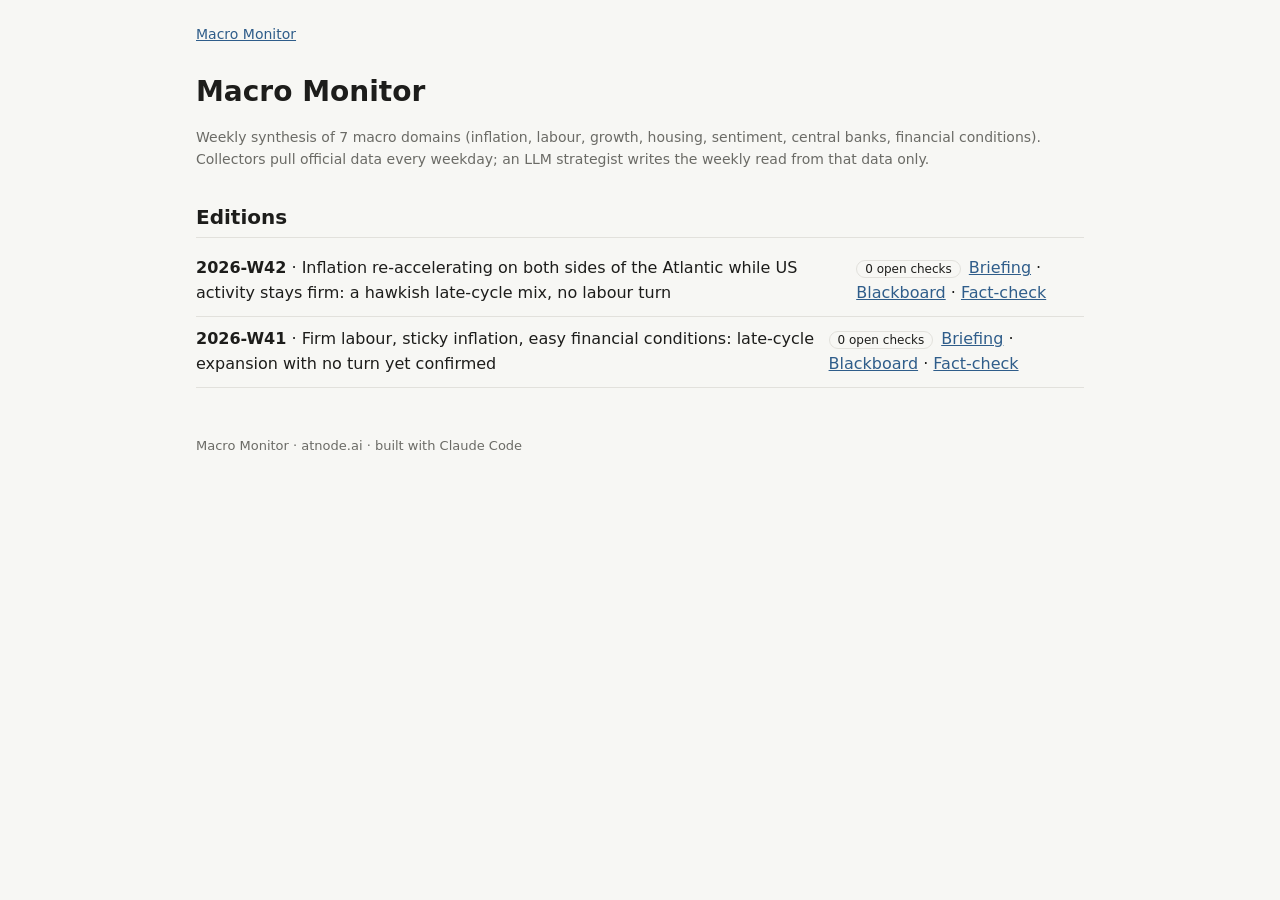
<file: docs/macro-monitor/index.html>
<!doctype html><html lang="en"><head><meta charset="utf-8"><meta name="viewport" content="width=device-width,initial-scale=1">
<title>Macro Monitor</title><link rel="stylesheet" href="style.css"></head><body><main>
<nav><a href="index.html">Macro Monitor</a></nav>
<h1>Macro Monitor</h1>
<p class="muted">Weekly synthesis of 7 macro domains (inflation, labour, growth, housing, sentiment, central banks, financial conditions).
Collectors pull official data every weekday; an LLM strategist writes the weekly read from that data only.</p>
<h2>Editions</h2><div class="row"><div><strong>2026-W42</strong> · Inflation re-accelerating on both sides of the Atlantic while US activity stays firm: a hawkish late-cycle mix, no labour turn</div><div><span class="qa">0 open checks</span><a href="reports/2026-W42.html">Briefing</a> · <a href="blackboard/2026-W42.html">Blackboard</a> · <a href="audit/2026-W42.html">Fact-check</a></div></div><div class="row"><div><strong>2026-W41</strong> · Firm labour, sticky inflation, easy financial conditions: late-cycle expansion with no turn yet confirmed</div><div><span class="qa">0 open checks</span><a href="reports/2026-W41.html">Briefing</a> · <a href="blackboard/2026-W41.html">Blackboard</a> · <a href="audit/2026-W41.html">Fact-check</a></div></div>
<footer>Macro Monitor · atnode.ai · built with Claude Code</footer></main></body></html>
</file>
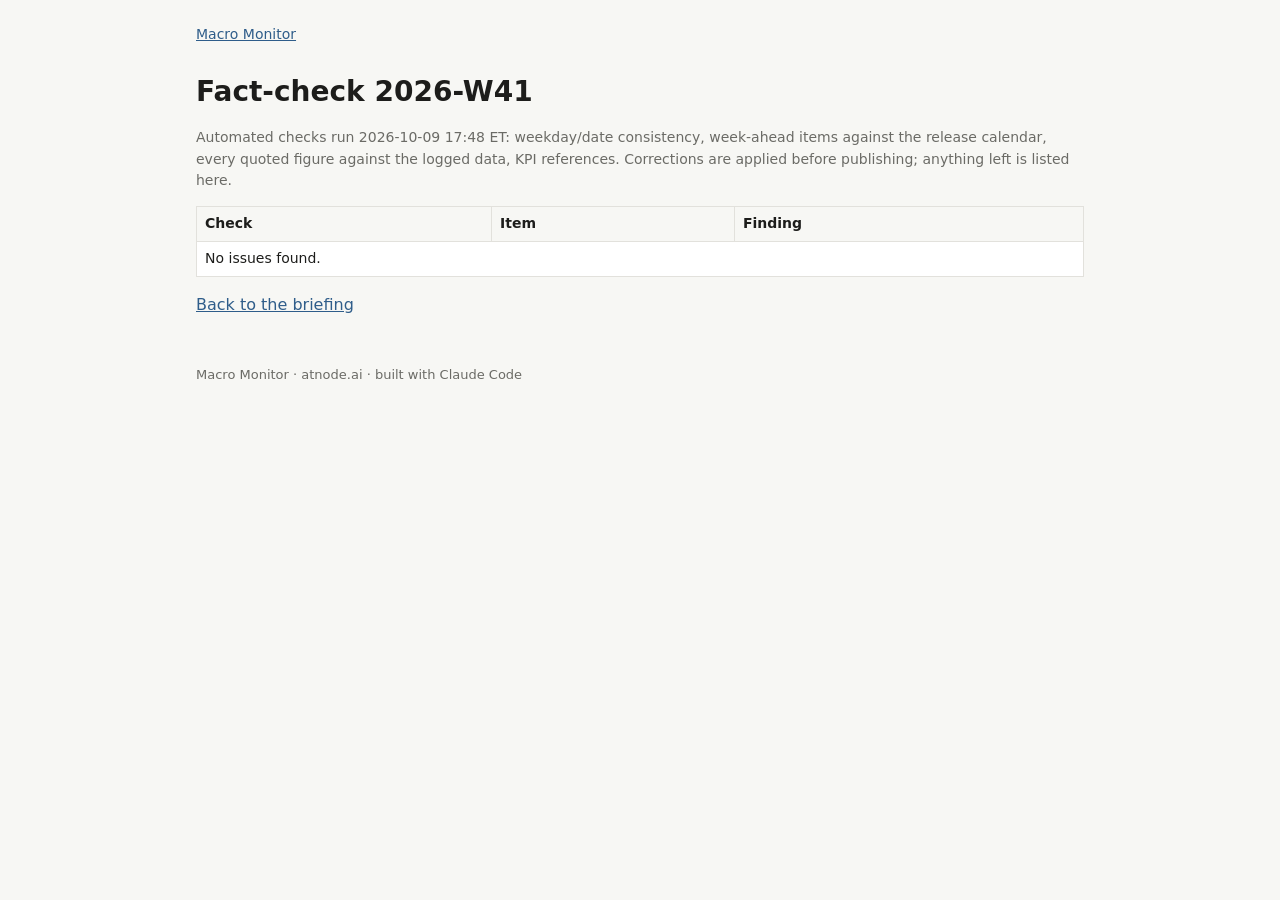
<file: docs/macro-monitor/audit/2026-W41.html>
<!doctype html><html lang="en"><head><meta charset="utf-8"><meta name="viewport" content="width=device-width,initial-scale=1">
<title>Fact-check 2026-W41</title><link rel="stylesheet" href="../style.css"></head><body><main>
<nav><a href="../index.html">Macro Monitor</a></nav>
<h1>Fact-check 2026-W41</h1>
<p class="muted">Automated checks run 2026-10-09 17:48 ET: weekday/date consistency, week-ahead items against the release calendar,
every quoted figure against the logged data, KPI references. Corrections are applied before publishing; anything left is listed here.</p>
<div class="table-wrap"><table><thead><tr><th>Check</th><th>Item</th><th>Finding</th></tr></thead><tbody><tr><td colspan=3>No issues found.</td></tr></tbody></table></div>
<p><a href="../reports/2026-W41.html">Back to the briefing</a></p>
<footer>Macro Monitor · atnode.ai · built with Claude Code</footer></main></body></html>
</file>
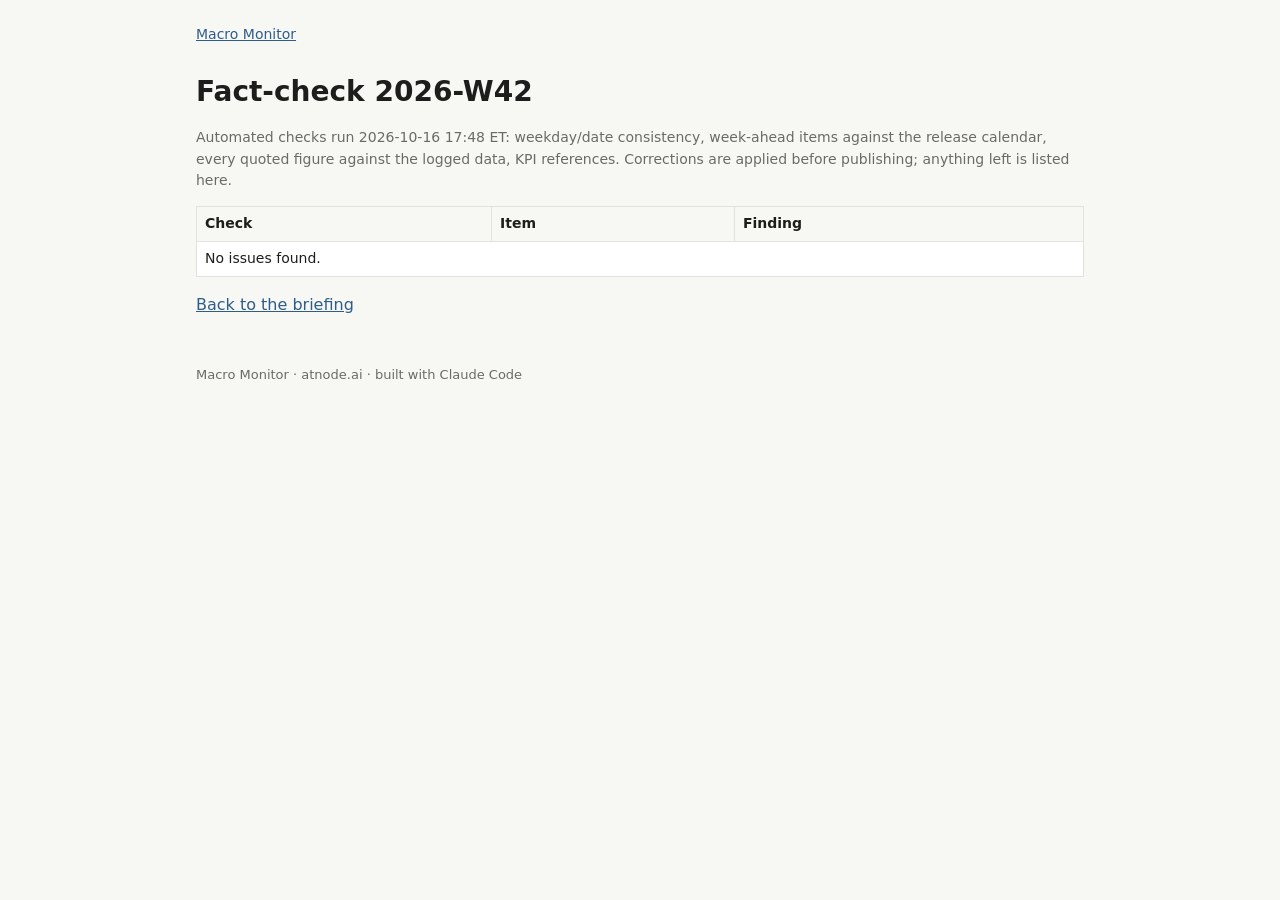
<file: docs/macro-monitor/audit/2026-W42.html>
<!doctype html><html lang="en"><head><meta charset="utf-8"><meta name="viewport" content="width=device-width,initial-scale=1">
<title>Fact-check 2026-W42</title><link rel="stylesheet" href="../style.css"></head><body><main>
<nav><a href="../index.html">Macro Monitor</a></nav>
<h1>Fact-check 2026-W42</h1>
<p class="muted">Automated checks run 2026-10-16 17:48 ET: weekday/date consistency, week-ahead items against the release calendar,
every quoted figure against the logged data, KPI references. Corrections are applied before publishing; anything left is listed here.</p>
<div class="table-wrap"><table><thead><tr><th>Check</th><th>Item</th><th>Finding</th></tr></thead><tbody><tr><td colspan=3>No issues found.</td></tr></tbody></table></div>
<p><a href="../reports/2026-W42.html">Back to the briefing</a></p>
<footer>Macro Monitor · atnode.ai · built with Claude Code</footer></main></body></html>
</file>
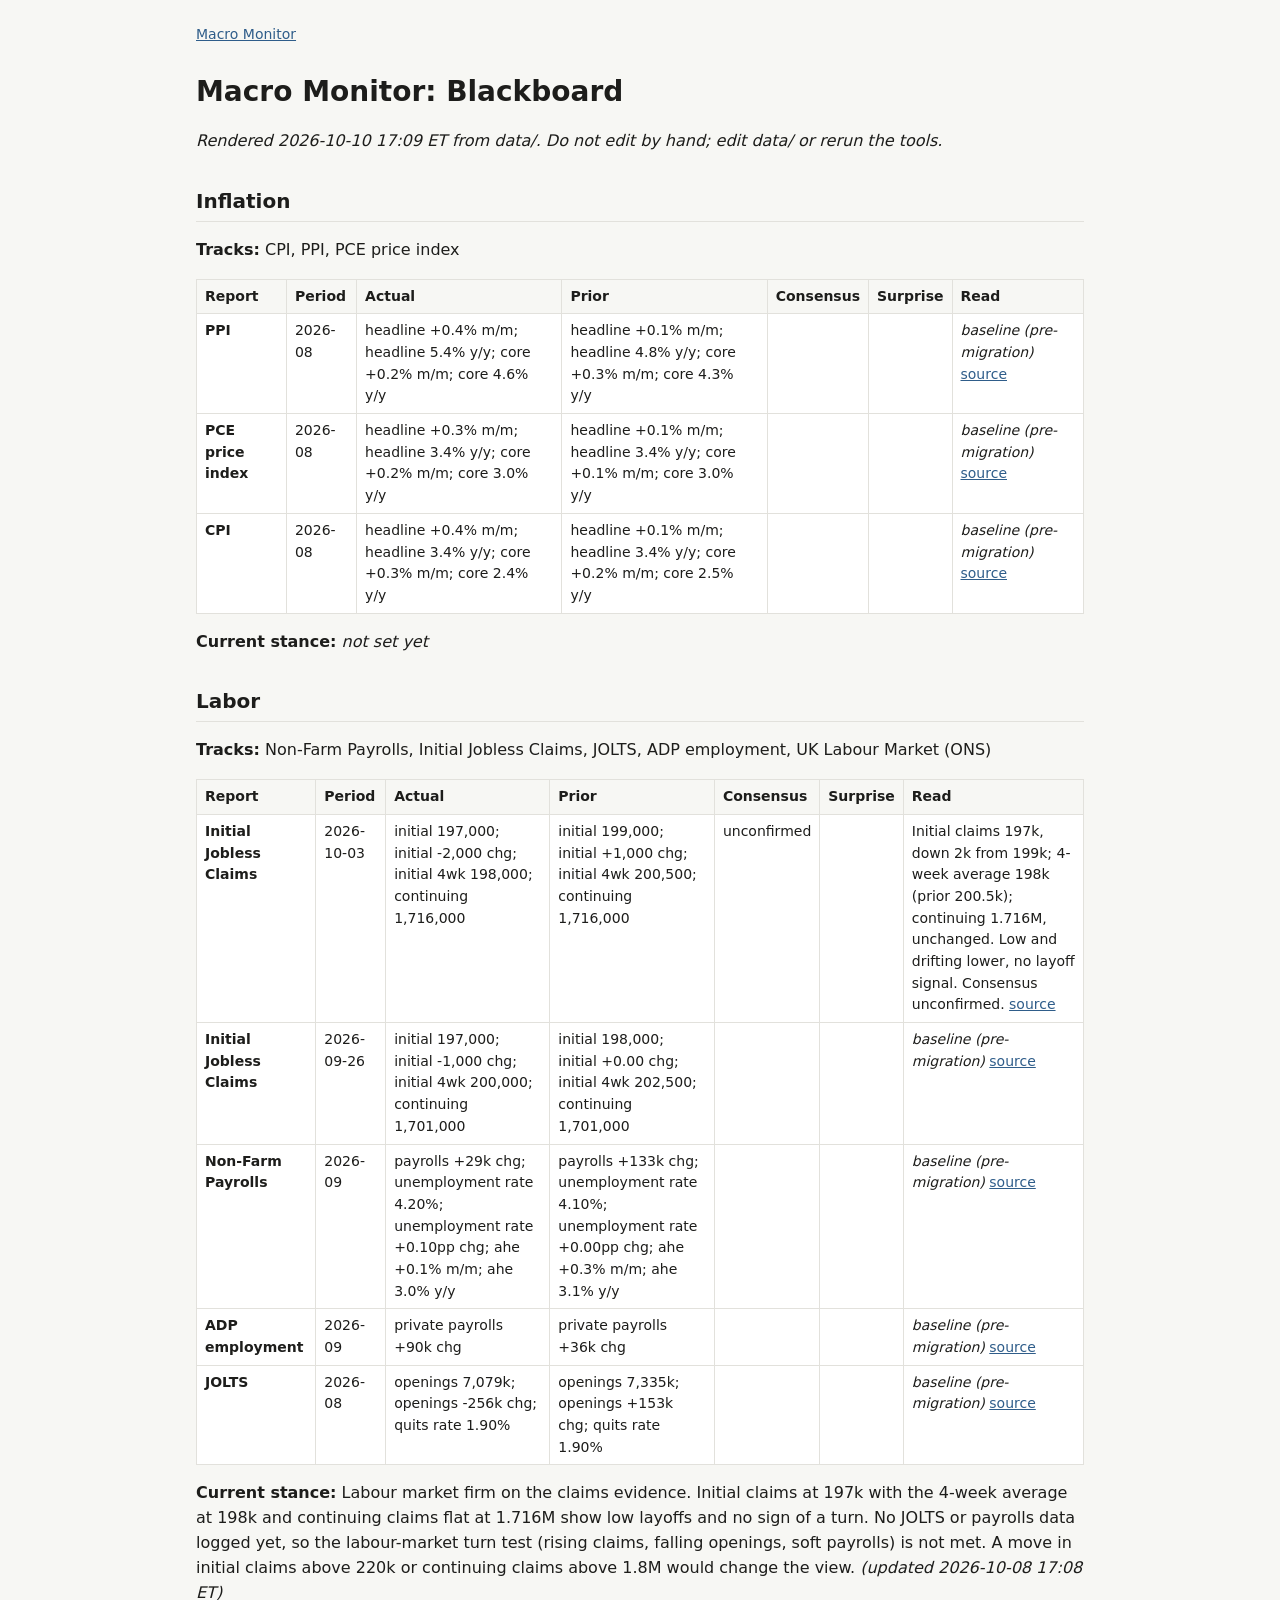
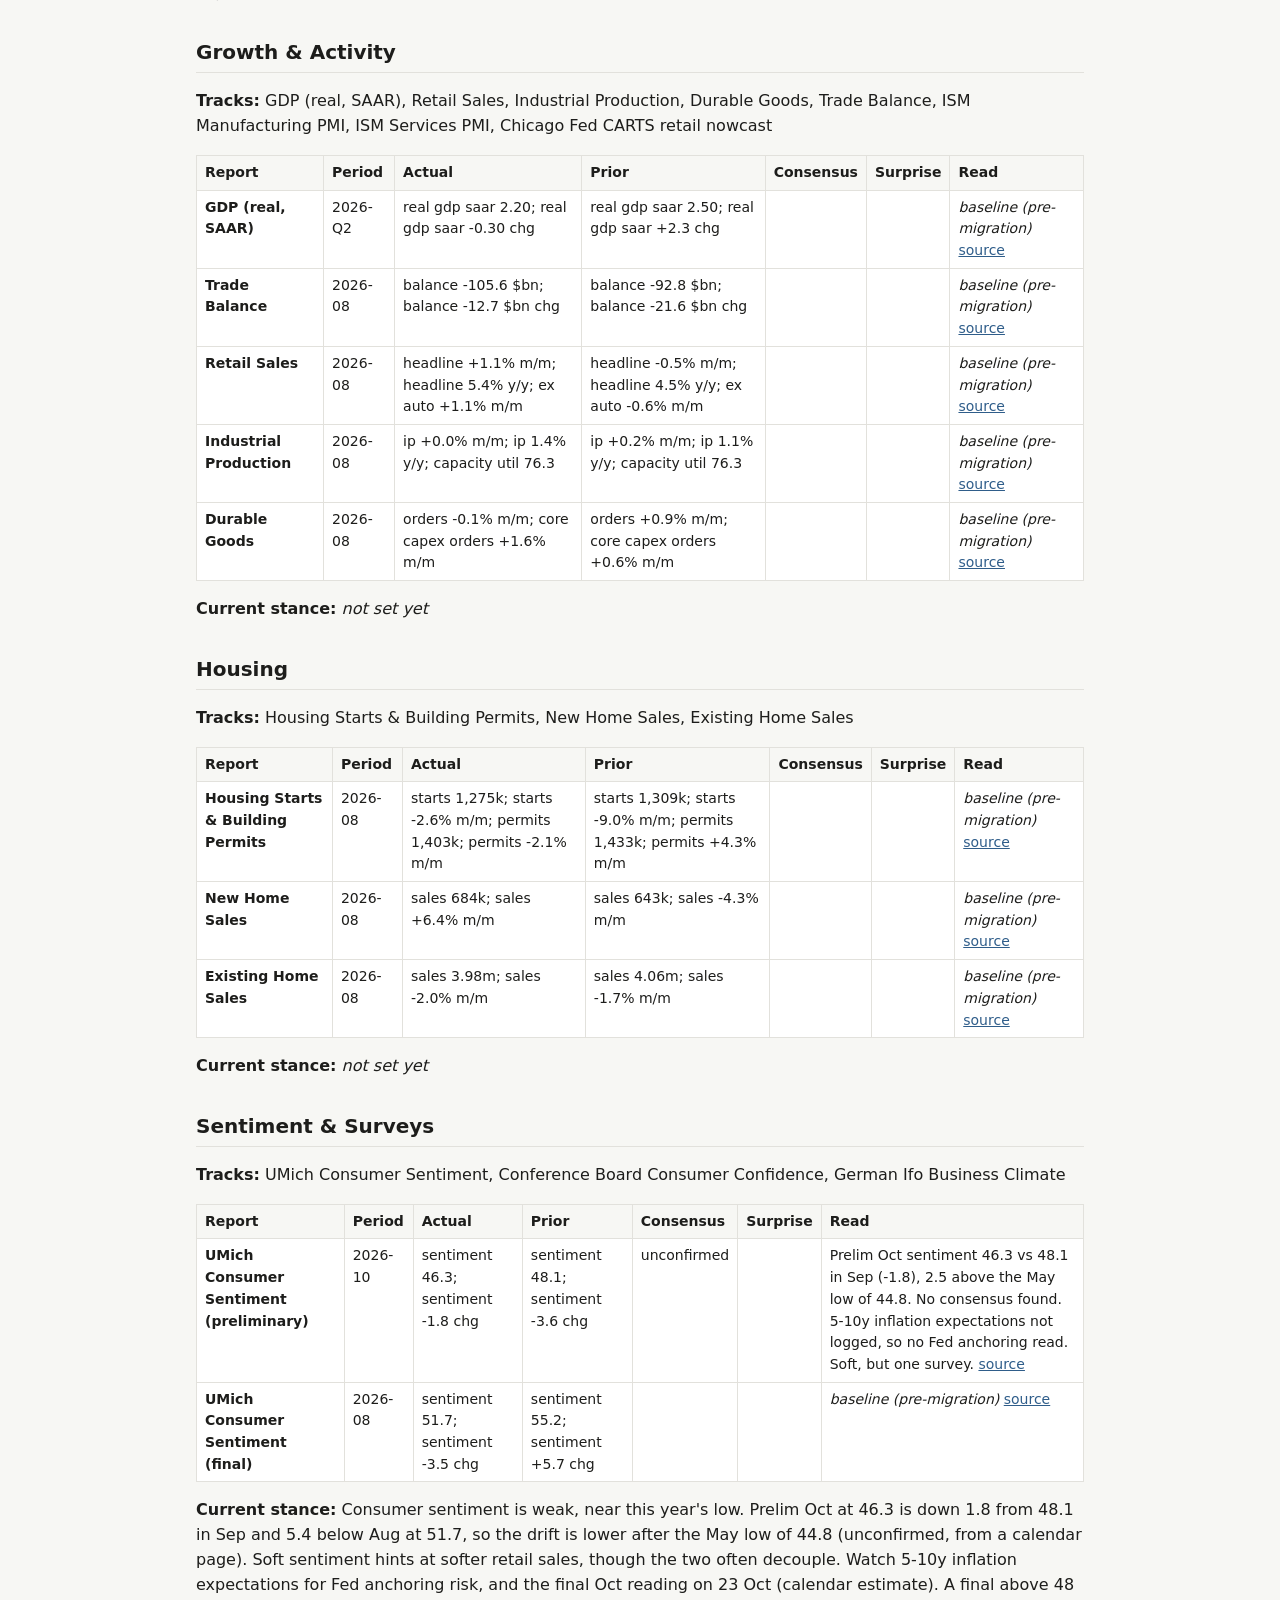
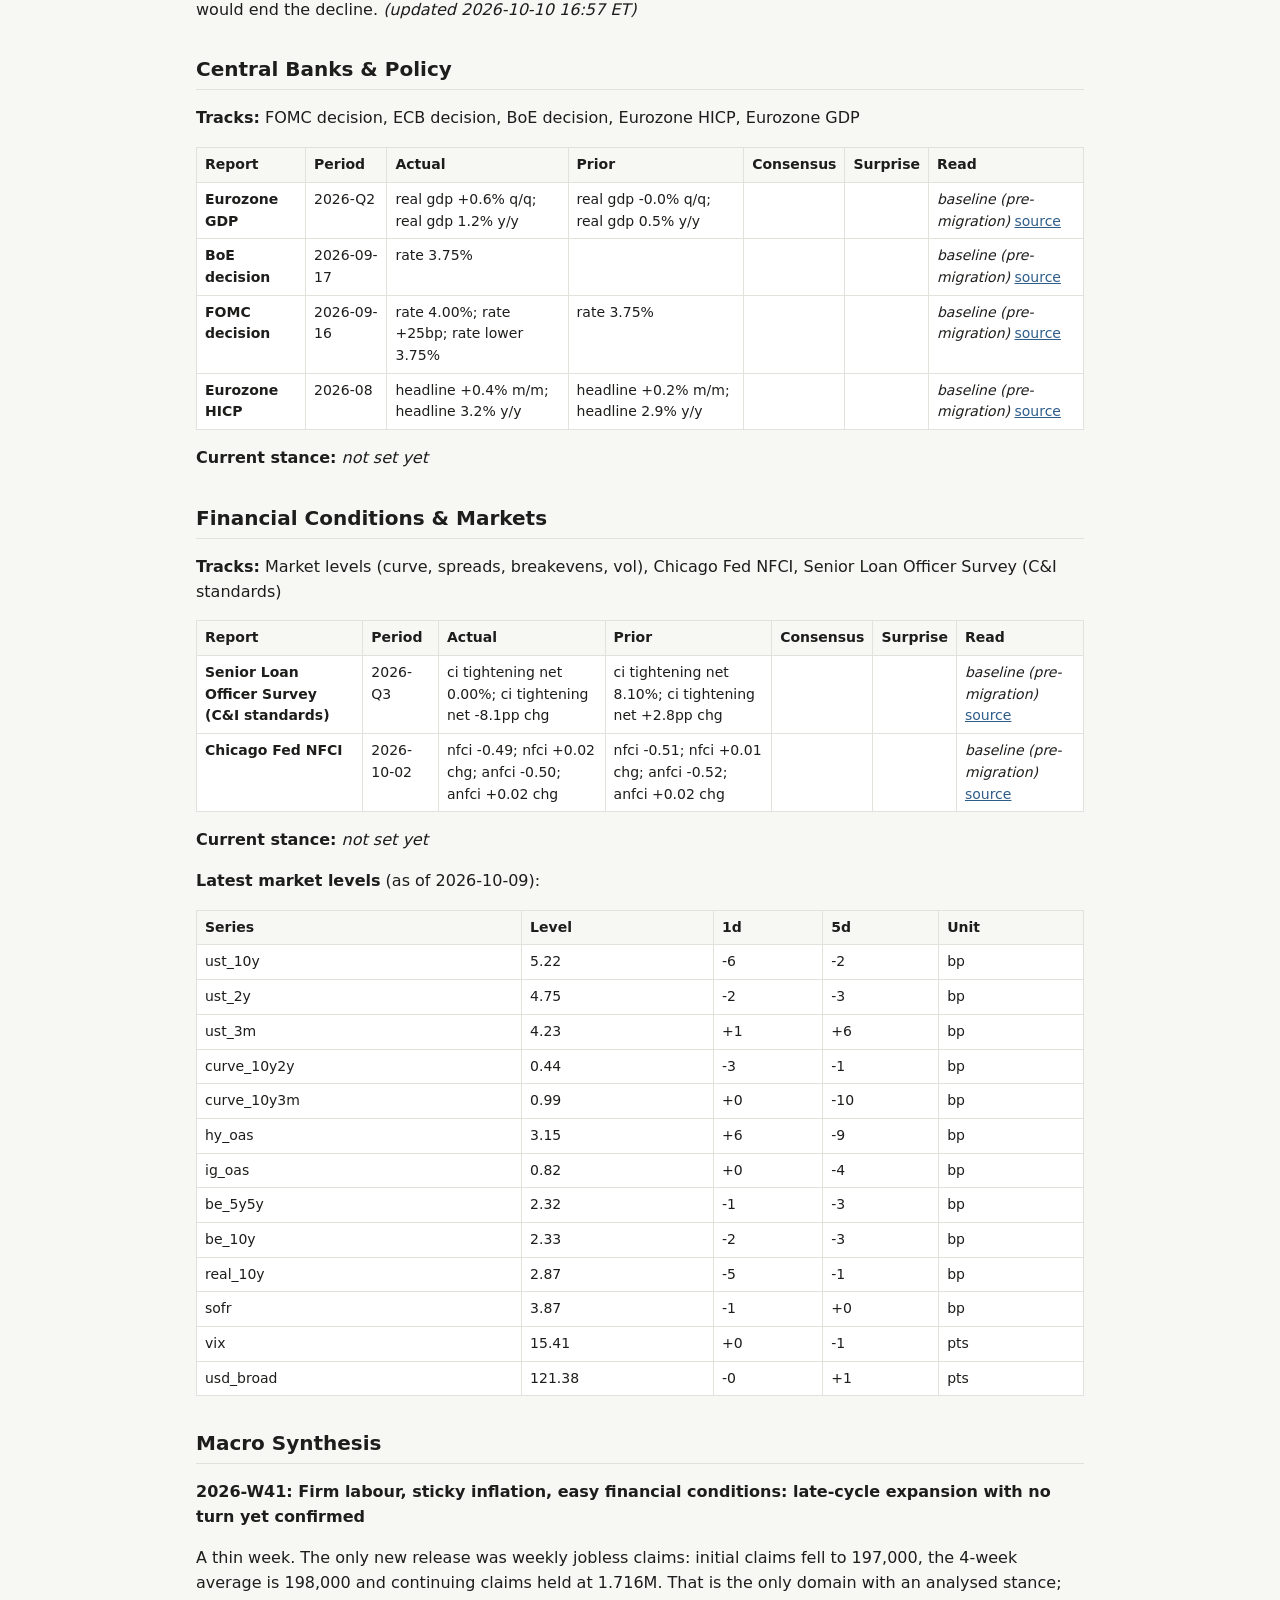
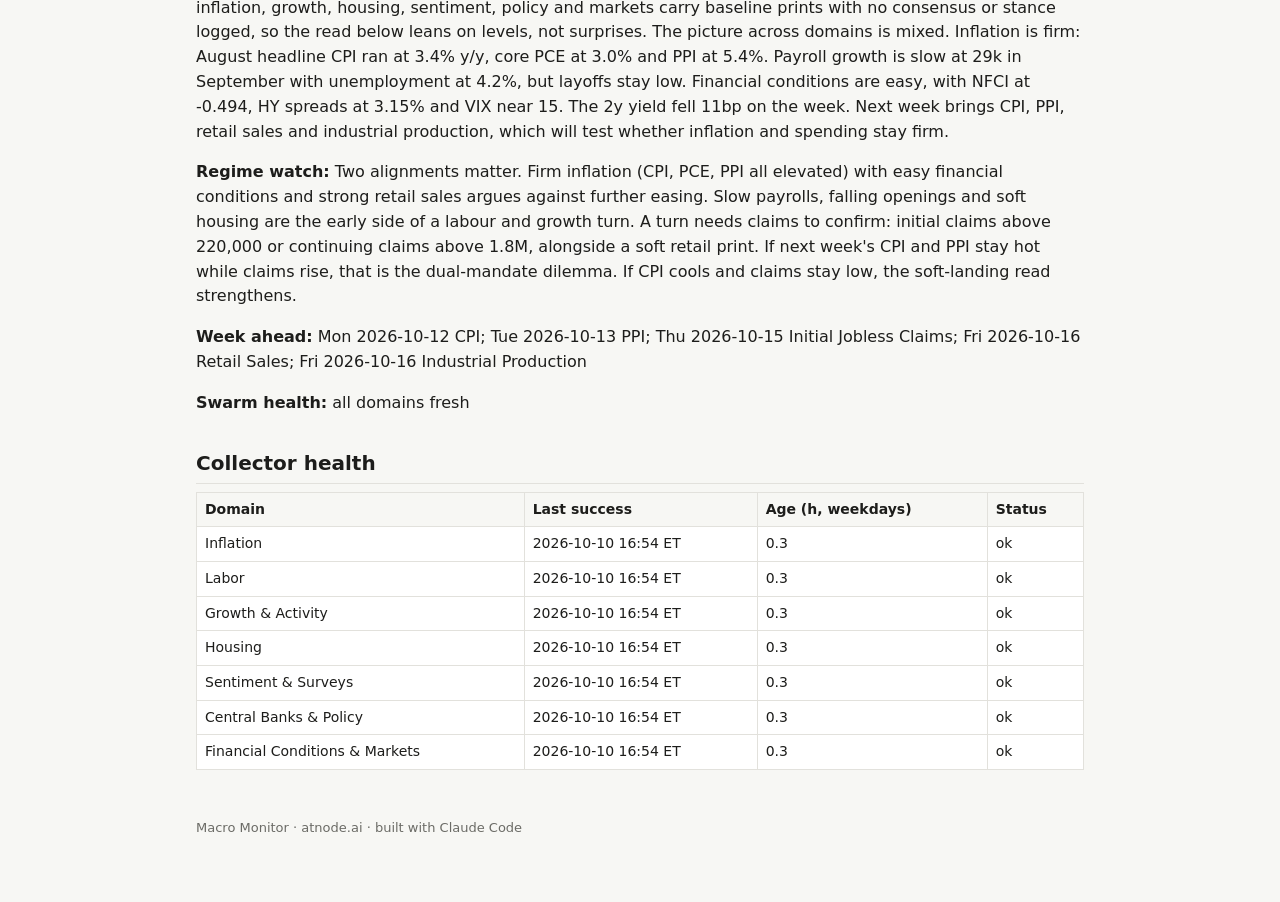
<file: docs/macro-monitor/blackboard/2026-W41.html>
<!doctype html><html lang="en"><head><meta charset="utf-8"><meta name="viewport" content="width=device-width,initial-scale=1">
<title>Blackboard 2026-W41</title><link rel="stylesheet" href="../style.css"></head><body><main>
<nav><a href="../index.html">Macro Monitor</a></nav>
<h1>Macro Monitor: Blackboard</h1>
<p><em>Rendered 2026-10-10 17:09 ET from data/. Do not edit by hand; edit data/ or rerun the tools.</em></p>
<h2>Inflation</h2>
<p><strong>Tracks:</strong> CPI, PPI, PCE price index</p>
<div class="table-wrap"><table><thead><tr><th>Report</th><th>Period</th><th>Actual</th><th>Prior</th><th>Consensus</th><th>Surprise</th><th>Read</th></tr></thead><tbody><tr><td><strong>PPI</strong></td><td>2026-08</td><td>headline +0.4% m/m; headline 5.4% y/y; core +0.2% m/m; core 4.6% y/y</td><td>headline +0.1% m/m; headline 4.8% y/y; core +0.3% m/m; core 4.3% y/y</td><td></td><td></td><td><em>baseline (pre-migration)</em> <a href="https://www.bls.gov/news.release/ppi.htm" target="_blank" rel="noopener">source</a></td></tr><tr><td><strong>PCE price index</strong></td><td>2026-08</td><td>headline +0.3% m/m; headline 3.4% y/y; core +0.2% m/m; core 3.0% y/y</td><td>headline +0.1% m/m; headline 3.4% y/y; core +0.1% m/m; core 3.0% y/y</td><td></td><td></td><td><em>baseline (pre-migration)</em> <a href="https://www.bea.gov/data/income-saving/personal-income" target="_blank" rel="noopener">source</a></td></tr><tr><td><strong>CPI</strong></td><td>2026-08</td><td>headline +0.4% m/m; headline 3.4% y/y; core +0.3% m/m; core 2.4% y/y</td><td>headline +0.1% m/m; headline 3.4% y/y; core +0.2% m/m; core 2.5% y/y</td><td></td><td></td><td><em>baseline (pre-migration)</em> <a href="https://www.bls.gov/news.release/cpi.htm" target="_blank" rel="noopener">source</a></td></tr></tbody></table></div>
<p><strong>Current stance:</strong> <em>not set yet</em></p>
<h2>Labor</h2>
<p><strong>Tracks:</strong> Non-Farm Payrolls, Initial Jobless Claims, JOLTS, ADP employment, UK Labour Market (ONS)</p>
<div class="table-wrap"><table><thead><tr><th>Report</th><th>Period</th><th>Actual</th><th>Prior</th><th>Consensus</th><th>Surprise</th><th>Read</th></tr></thead><tbody><tr><td><strong>Initial Jobless Claims</strong></td><td>2026-10-03</td><td>initial 197,000; initial -2,000 chg; initial 4wk 198,000; continuing 1,716,000</td><td>initial 199,000; initial +1,000 chg; initial 4wk 200,500; continuing 1,716,000</td><td>unconfirmed</td><td></td><td>Initial claims 197k, down 2k from 199k; 4-week average 198k (prior 200.5k); continuing 1.716M, unchanged. Low and drifting lower, no layoff signal. Consensus unconfirmed. <a href="https://www.dol.gov/ui/data.pdf" target="_blank" rel="noopener">source</a></td></tr><tr><td><strong>Initial Jobless Claims</strong></td><td>2026-09-26</td><td>initial 197,000; initial -1,000 chg; initial 4wk 200,000; continuing 1,701,000</td><td>initial 198,000; initial +0.00 chg; initial 4wk 202,500; continuing 1,701,000</td><td></td><td></td><td><em>baseline (pre-migration)</em> <a href="https://www.dol.gov/ui/data.pdf" target="_blank" rel="noopener">source</a></td></tr><tr><td><strong>Non-Farm Payrolls</strong></td><td>2026-09</td><td>payrolls +29k chg; unemployment rate 4.20%; unemployment rate +0.10pp chg; ahe +0.1% m/m; ahe 3.0% y/y</td><td>payrolls +133k chg; unemployment rate 4.10%; unemployment rate +0.00pp chg; ahe +0.3% m/m; ahe 3.1% y/y</td><td></td><td></td><td><em>baseline (pre-migration)</em> <a href="https://www.bls.gov/news.release/empsit.htm" target="_blank" rel="noopener">source</a></td></tr><tr><td><strong>ADP employment</strong></td><td>2026-09</td><td>private payrolls +90k chg</td><td>private payrolls +36k chg</td><td></td><td></td><td><em>baseline (pre-migration)</em> <a href="https://adpemploymentreport.com/" target="_blank" rel="noopener">source</a></td></tr><tr><td><strong>JOLTS</strong></td><td>2026-08</td><td>openings 7,079k; openings -256k chg; quits rate 1.90%</td><td>openings 7,335k; openings +153k chg; quits rate 1.90%</td><td></td><td></td><td><em>baseline (pre-migration)</em> <a href="https://www.bls.gov/news.release/jolts.htm" target="_blank" rel="noopener">source</a></td></tr></tbody></table></div>
<p><strong>Current stance:</strong> Labour market firm on the claims evidence. Initial claims at 197k with the 4-week average at 198k and continuing claims flat at 1.716M show low layoffs and no sign of a turn. No JOLTS or payrolls data logged yet, so the labour-market turn test (rising claims, falling openings, soft payrolls) is not met. A move in initial claims above 220k or continuing claims above 1.8M would change the view. <em>(updated 2026-10-08 17:08 ET)</em></p>
<h2>Growth &amp; Activity</h2>
<p><strong>Tracks:</strong> GDP (real, SAAR), Retail Sales, Industrial Production, Durable Goods, Trade Balance, ISM Manufacturing PMI, ISM Services PMI, Chicago Fed CARTS retail nowcast</p>
<div class="table-wrap"><table><thead><tr><th>Report</th><th>Period</th><th>Actual</th><th>Prior</th><th>Consensus</th><th>Surprise</th><th>Read</th></tr></thead><tbody><tr><td><strong>GDP (real, SAAR)</strong></td><td>2026-Q2</td><td>real gdp saar 2.20; real gdp saar -0.30 chg</td><td>real gdp saar 2.50; real gdp saar +2.3 chg</td><td></td><td></td><td><em>baseline (pre-migration)</em> <a href="https://www.bea.gov/data/gdp/gross-domestic-product" target="_blank" rel="noopener">source</a></td></tr><tr><td><strong>Trade Balance</strong></td><td>2026-08</td><td>balance -105.6 $bn; balance -12.7 $bn chg</td><td>balance -92.8 $bn; balance -21.6 $bn chg</td><td></td><td></td><td><em>baseline (pre-migration)</em> <a href="https://www.census.gov/foreign-trade/Press-Release/current_press_release/index.html" target="_blank" rel="noopener">source</a></td></tr><tr><td><strong>Retail Sales</strong></td><td>2026-08</td><td>headline +1.1% m/m; headline 5.4% y/y; ex auto +1.1% m/m</td><td>headline -0.5% m/m; headline 4.5% y/y; ex auto -0.6% m/m</td><td></td><td></td><td><em>baseline (pre-migration)</em> <a href="https://www.census.gov/retail/index.html" target="_blank" rel="noopener">source</a></td></tr><tr><td><strong>Industrial Production</strong></td><td>2026-08</td><td>ip +0.0% m/m; ip 1.4% y/y; capacity util 76.3</td><td>ip +0.2% m/m; ip 1.1% y/y; capacity util 76.3</td><td></td><td></td><td><em>baseline (pre-migration)</em> <a href="https://www.federalreserve.gov/releases/g17/current/" target="_blank" rel="noopener">source</a></td></tr><tr><td><strong>Durable Goods</strong></td><td>2026-08</td><td>orders -0.1% m/m; core capex orders +1.6% m/m</td><td>orders +0.9% m/m; core capex orders +0.6% m/m</td><td></td><td></td><td><em>baseline (pre-migration)</em> <a href="https://www.census.gov/manufacturing/m3/index.html" target="_blank" rel="noopener">source</a></td></tr></tbody></table></div>
<p><strong>Current stance:</strong> <em>not set yet</em></p>
<h2>Housing</h2>
<p><strong>Tracks:</strong> Housing Starts &amp; Building Permits, New Home Sales, Existing Home Sales</p>
<div class="table-wrap"><table><thead><tr><th>Report</th><th>Period</th><th>Actual</th><th>Prior</th><th>Consensus</th><th>Surprise</th><th>Read</th></tr></thead><tbody><tr><td><strong>Housing Starts &amp; Building Permits</strong></td><td>2026-08</td><td>starts 1,275k; starts -2.6% m/m; permits 1,403k; permits -2.1% m/m</td><td>starts 1,309k; starts -9.0% m/m; permits 1,433k; permits +4.3% m/m</td><td></td><td></td><td><em>baseline (pre-migration)</em> <a href="https://www.census.gov/construction/nrc/index.html" target="_blank" rel="noopener">source</a></td></tr><tr><td><strong>New Home Sales</strong></td><td>2026-08</td><td>sales 684k; sales +6.4% m/m</td><td>sales 643k; sales -4.3% m/m</td><td></td><td></td><td><em>baseline (pre-migration)</em> <a href="https://www.census.gov/construction/nrs/index.html" target="_blank" rel="noopener">source</a></td></tr><tr><td><strong>Existing Home Sales</strong></td><td>2026-08</td><td>sales 3.98m; sales -2.0% m/m</td><td>sales 4.06m; sales -1.7% m/m</td><td></td><td></td><td><em>baseline (pre-migration)</em> <a href="https://www.nar.realtor/research-and-statistics/housing-statistics/existing-home-sales" target="_blank" rel="noopener">source</a></td></tr></tbody></table></div>
<p><strong>Current stance:</strong> <em>not set yet</em></p>
<h2>Sentiment &amp; Surveys</h2>
<p><strong>Tracks:</strong> UMich Consumer Sentiment, Conference Board Consumer Confidence, German Ifo Business Climate</p>
<div class="table-wrap"><table><thead><tr><th>Report</th><th>Period</th><th>Actual</th><th>Prior</th><th>Consensus</th><th>Surprise</th><th>Read</th></tr></thead><tbody><tr><td><strong>UMich Consumer Sentiment (preliminary)</strong></td><td>2026-10</td><td>sentiment 46.3; sentiment -1.8 chg</td><td>sentiment 48.1; sentiment -3.6 chg</td><td>unconfirmed</td><td></td><td>Prelim Oct sentiment 46.3 vs 48.1 in Sep (-1.8), 2.5 above the May low of 44.8. No consensus found. 5-10y inflation expectations not logged, so no Fed anchoring read. Soft, but one survey. <a href="https://www.sca.isr.umich.edu/" target="_blank" rel="noopener">source</a></td></tr><tr><td><strong>UMich Consumer Sentiment (final)</strong></td><td>2026-08</td><td>sentiment 51.7; sentiment -3.5 chg</td><td>sentiment 55.2; sentiment +5.7 chg</td><td></td><td></td><td><em>baseline (pre-migration)</em> <a href="https://www.sca.isr.umich.edu/" target="_blank" rel="noopener">source</a></td></tr></tbody></table></div>
<p><strong>Current stance:</strong> Consumer sentiment is weak, near this year's low. Prelim Oct at 46.3 is down 1.8 from 48.1 in Sep and 5.4 below Aug at 51.7, so the drift is lower after the May low of 44.8 (unconfirmed, from a calendar page). Soft sentiment hints at softer retail sales, though the two often decouple. Watch 5-10y inflation expectations for Fed anchoring risk, and the final Oct reading on 23 Oct (calendar estimate). A final above 48 would end the decline. <em>(updated 2026-10-10 16:57 ET)</em></p>
<h2>Central Banks &amp; Policy</h2>
<p><strong>Tracks:</strong> FOMC decision, ECB decision, BoE decision, Eurozone HICP, Eurozone GDP</p>
<div class="table-wrap"><table><thead><tr><th>Report</th><th>Period</th><th>Actual</th><th>Prior</th><th>Consensus</th><th>Surprise</th><th>Read</th></tr></thead><tbody><tr><td><strong>Eurozone GDP</strong></td><td>2026-Q2</td><td>real gdp +0.6% q/q; real gdp 1.2% y/y</td><td>real gdp -0.0% q/q; real gdp 0.5% y/y</td><td></td><td></td><td><em>baseline (pre-migration)</em> <a href="https://ec.europa.eu/eurostat/web/euro-indicators" target="_blank" rel="noopener">source</a></td></tr><tr><td><strong>BoE decision</strong></td><td>2026-09-17</td><td>rate 3.75%</td><td></td><td></td><td></td><td><em>baseline (pre-migration)</em> <a href="https://www.bankofengland.co.uk/monetary-policy" target="_blank" rel="noopener">source</a></td></tr><tr><td><strong>FOMC decision</strong></td><td>2026-09-16</td><td>rate 4.00%; rate +25bp; rate lower 3.75%</td><td>rate 3.75%</td><td></td><td></td><td><em>baseline (pre-migration)</em> <a href="https://www.federalreserve.gov/monetarypolicy/fomccalendars.htm" target="_blank" rel="noopener">source</a></td></tr><tr><td><strong>Eurozone HICP</strong></td><td>2026-08</td><td>headline +0.4% m/m; headline 3.2% y/y</td><td>headline +0.2% m/m; headline 2.9% y/y</td><td></td><td></td><td><em>baseline (pre-migration)</em> <a href="https://ec.europa.eu/eurostat/web/euro-indicators" target="_blank" rel="noopener">source</a></td></tr></tbody></table></div>
<p><strong>Current stance:</strong> <em>not set yet</em></p>
<h2>Financial Conditions &amp; Markets</h2>
<p><strong>Tracks:</strong> Market levels (curve, spreads, breakevens, vol), Chicago Fed NFCI, Senior Loan Officer Survey (C&amp;I standards)</p>
<div class="table-wrap"><table><thead><tr><th>Report</th><th>Period</th><th>Actual</th><th>Prior</th><th>Consensus</th><th>Surprise</th><th>Read</th></tr></thead><tbody><tr><td><strong>Senior Loan Officer Survey (C&amp;I standards)</strong></td><td>2026-Q3</td><td>ci tightening net 0.00%; ci tightening net -8.1pp chg</td><td>ci tightening net 8.10%; ci tightening net +2.8pp chg</td><td></td><td></td><td><em>baseline (pre-migration)</em> <a href="https://www.federalreserve.gov/data/sloos.htm" target="_blank" rel="noopener">source</a></td></tr><tr><td><strong>Chicago Fed NFCI</strong></td><td>2026-10-02</td><td>nfci -0.49; nfci +0.02 chg; anfci -0.50; anfci +0.02 chg</td><td>nfci -0.51; nfci +0.01 chg; anfci -0.52; anfci +0.02 chg</td><td></td><td></td><td><em>baseline (pre-migration)</em> <a href="https://www.chicagofed.org/research/data/nfci/current-data" target="_blank" rel="noopener">source</a></td></tr></tbody></table></div>
<p><strong>Current stance:</strong> <em>not set yet</em></p>
<p><strong>Latest market levels</strong> (as of 2026-10-09):</p>
<div class="table-wrap"><table><thead><tr><th>Series</th><th>Level</th><th>1d</th><th>5d</th><th>Unit</th></tr></thead><tbody><tr><td>ust_10y</td><td>5.22</td><td>-6</td><td>-2</td><td>bp</td></tr><tr><td>ust_2y</td><td>4.75</td><td>-2</td><td>-3</td><td>bp</td></tr><tr><td>ust_3m</td><td>4.23</td><td>+1</td><td>+6</td><td>bp</td></tr><tr><td>curve_10y2y</td><td>0.44</td><td>-3</td><td>-1</td><td>bp</td></tr><tr><td>curve_10y3m</td><td>0.99</td><td>+0</td><td>-10</td><td>bp</td></tr><tr><td>hy_oas</td><td>3.15</td><td>+6</td><td>-9</td><td>bp</td></tr><tr><td>ig_oas</td><td>0.82</td><td>+0</td><td>-4</td><td>bp</td></tr><tr><td>be_5y5y</td><td>2.32</td><td>-1</td><td>-3</td><td>bp</td></tr><tr><td>be_10y</td><td>2.33</td><td>-2</td><td>-3</td><td>bp</td></tr><tr><td>real_10y</td><td>2.87</td><td>-5</td><td>-1</td><td>bp</td></tr><tr><td>sofr</td><td>3.87</td><td>-1</td><td>+0</td><td>bp</td></tr><tr><td>vix</td><td>15.41</td><td>+0</td><td>-1</td><td>pts</td></tr><tr><td>usd_broad</td><td>121.38</td><td>-0</td><td>+1</td><td>pts</td></tr></tbody></table></div>
<h2>Macro Synthesis</h2>
<p><strong>2026-W41: Firm labour, sticky inflation, easy financial conditions: late-cycle expansion with no turn yet confirmed</strong></p>
<p>A thin week. The only new release was weekly jobless claims: initial claims fell to 197,000, the 4-week average is 198,000 and continuing claims held at 1.716M. That is the only domain with an analysed stance; inflation, growth, housing, sentiment, policy and markets carry baseline prints with no consensus or stance logged, so the read below leans on levels, not surprises. The picture across domains is mixed. Inflation is firm: August headline CPI ran at 3.4% y/y, core PCE at 3.0% and PPI at 5.4%. Payroll growth is slow at 29k in September with unemployment at 4.2%, but layoffs stay low. Financial conditions are easy, with NFCI at -0.494, HY spreads at 3.15% and VIX near 15. The 2y yield fell 11bp on the week. Next week brings CPI, PPI, retail sales and industrial production, which will test whether inflation and spending stay firm.</p>
<p><strong>Regime watch:</strong> Two alignments matter. Firm inflation (CPI, PCE, PPI all elevated) with easy financial conditions and strong retail sales argues against further easing. Slow payrolls, falling openings and soft housing are the early side of a labour and growth turn. A turn needs claims to confirm: initial claims above 220,000 or continuing claims above 1.8M, alongside a soft retail print. If next week's CPI and PPI stay hot while claims rise, that is the dual-mandate dilemma. If CPI cools and claims stay low, the soft-landing read strengthens.</p>
<p><strong>Week ahead:</strong> Mon 2026-10-12 CPI; Tue 2026-10-13 PPI; Thu 2026-10-15 Initial Jobless Claims; Fri 2026-10-16 Retail Sales; Fri 2026-10-16 Industrial Production</p>
<p><strong>Swarm health:</strong> all domains fresh</p>
<h2>Collector health</h2>
<div class="table-wrap"><table><thead><tr><th>Domain</th><th>Last success</th><th>Age (h, weekdays)</th><th>Status</th></tr></thead><tbody><tr><td>Inflation</td><td>2026-10-10 16:54 ET</td><td>0.3</td><td>ok</td></tr><tr><td>Labor</td><td>2026-10-10 16:54 ET</td><td>0.3</td><td>ok</td></tr><tr><td>Growth &amp; Activity</td><td>2026-10-10 16:54 ET</td><td>0.3</td><td>ok</td></tr><tr><td>Housing</td><td>2026-10-10 16:54 ET</td><td>0.3</td><td>ok</td></tr><tr><td>Sentiment &amp; Surveys</td><td>2026-10-10 16:54 ET</td><td>0.3</td><td>ok</td></tr><tr><td>Central Banks &amp; Policy</td><td>2026-10-10 16:54 ET</td><td>0.3</td><td>ok</td></tr><tr><td>Financial Conditions &amp; Markets</td><td>2026-10-10 16:54 ET</td><td>0.3</td><td>ok</td></tr></tbody></table></div>
<footer>Macro Monitor · atnode.ai · built with Claude Code</footer></main></body></html>
</file>
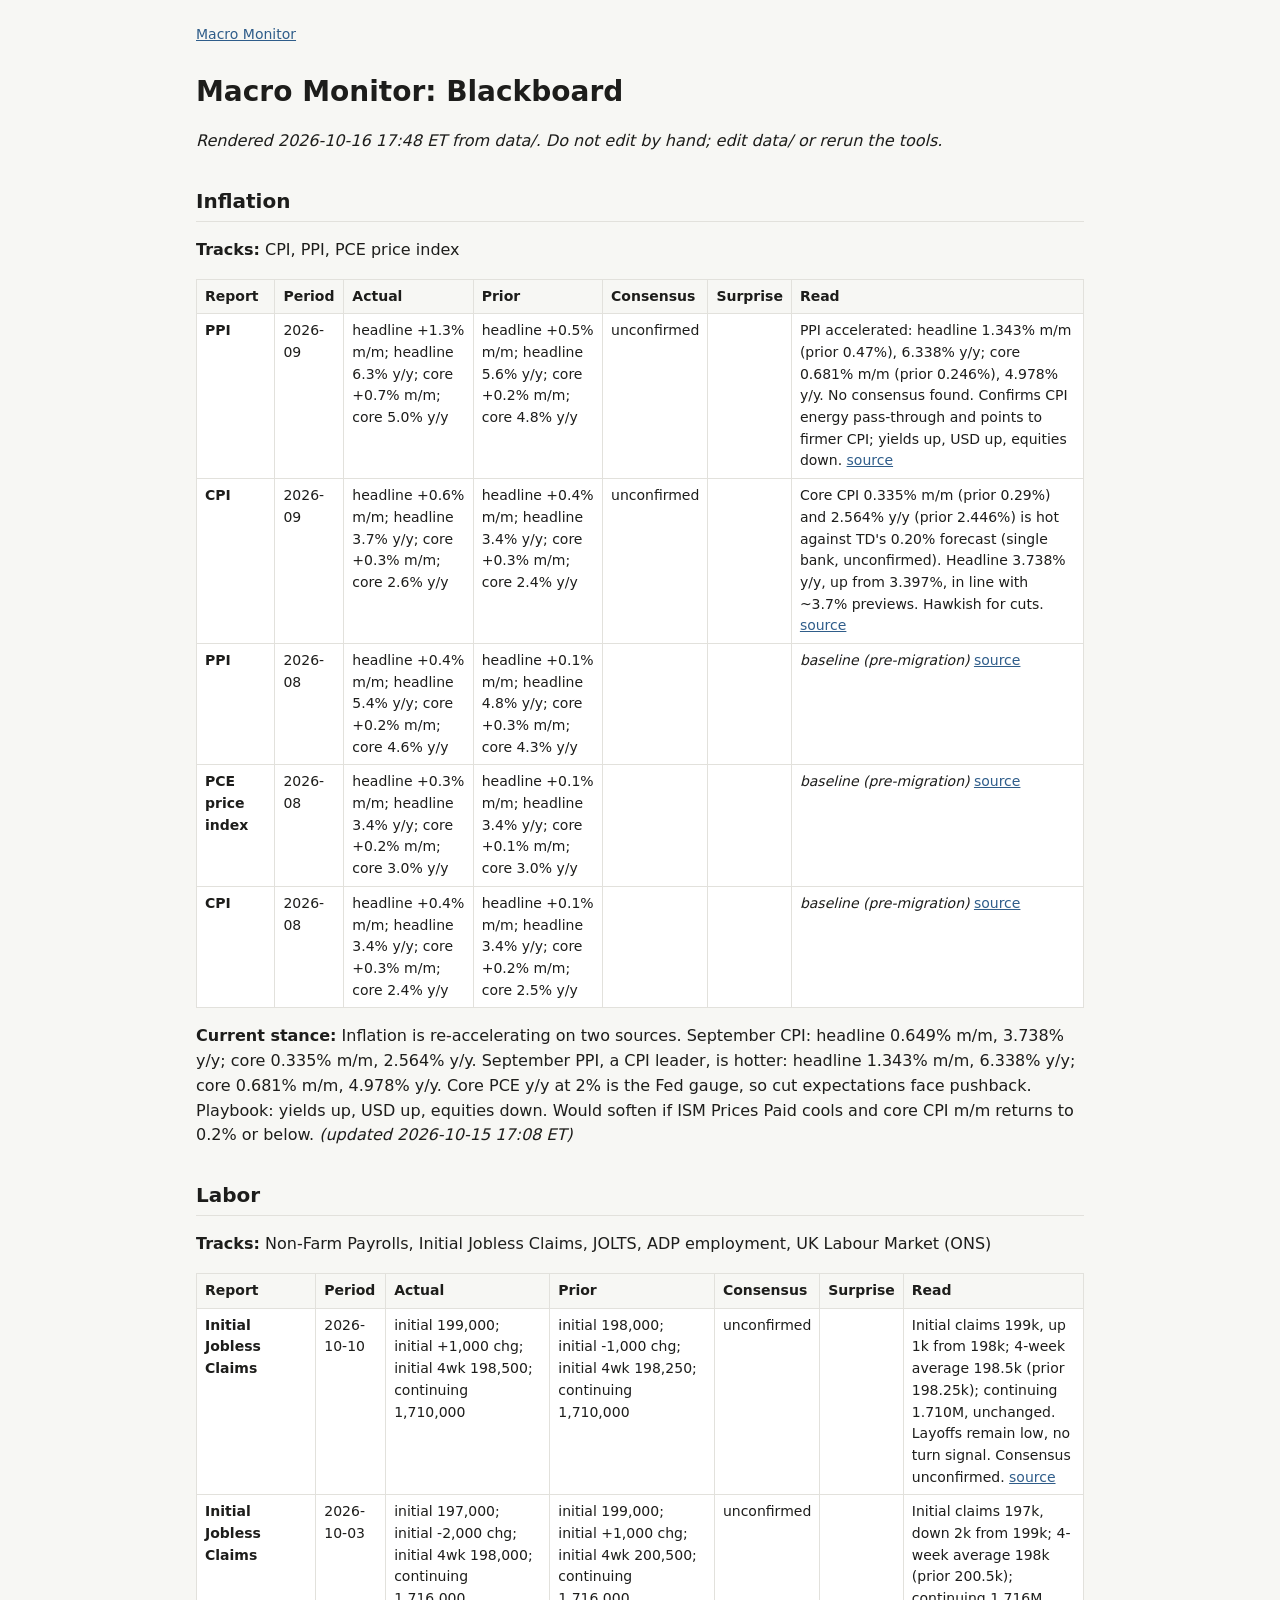
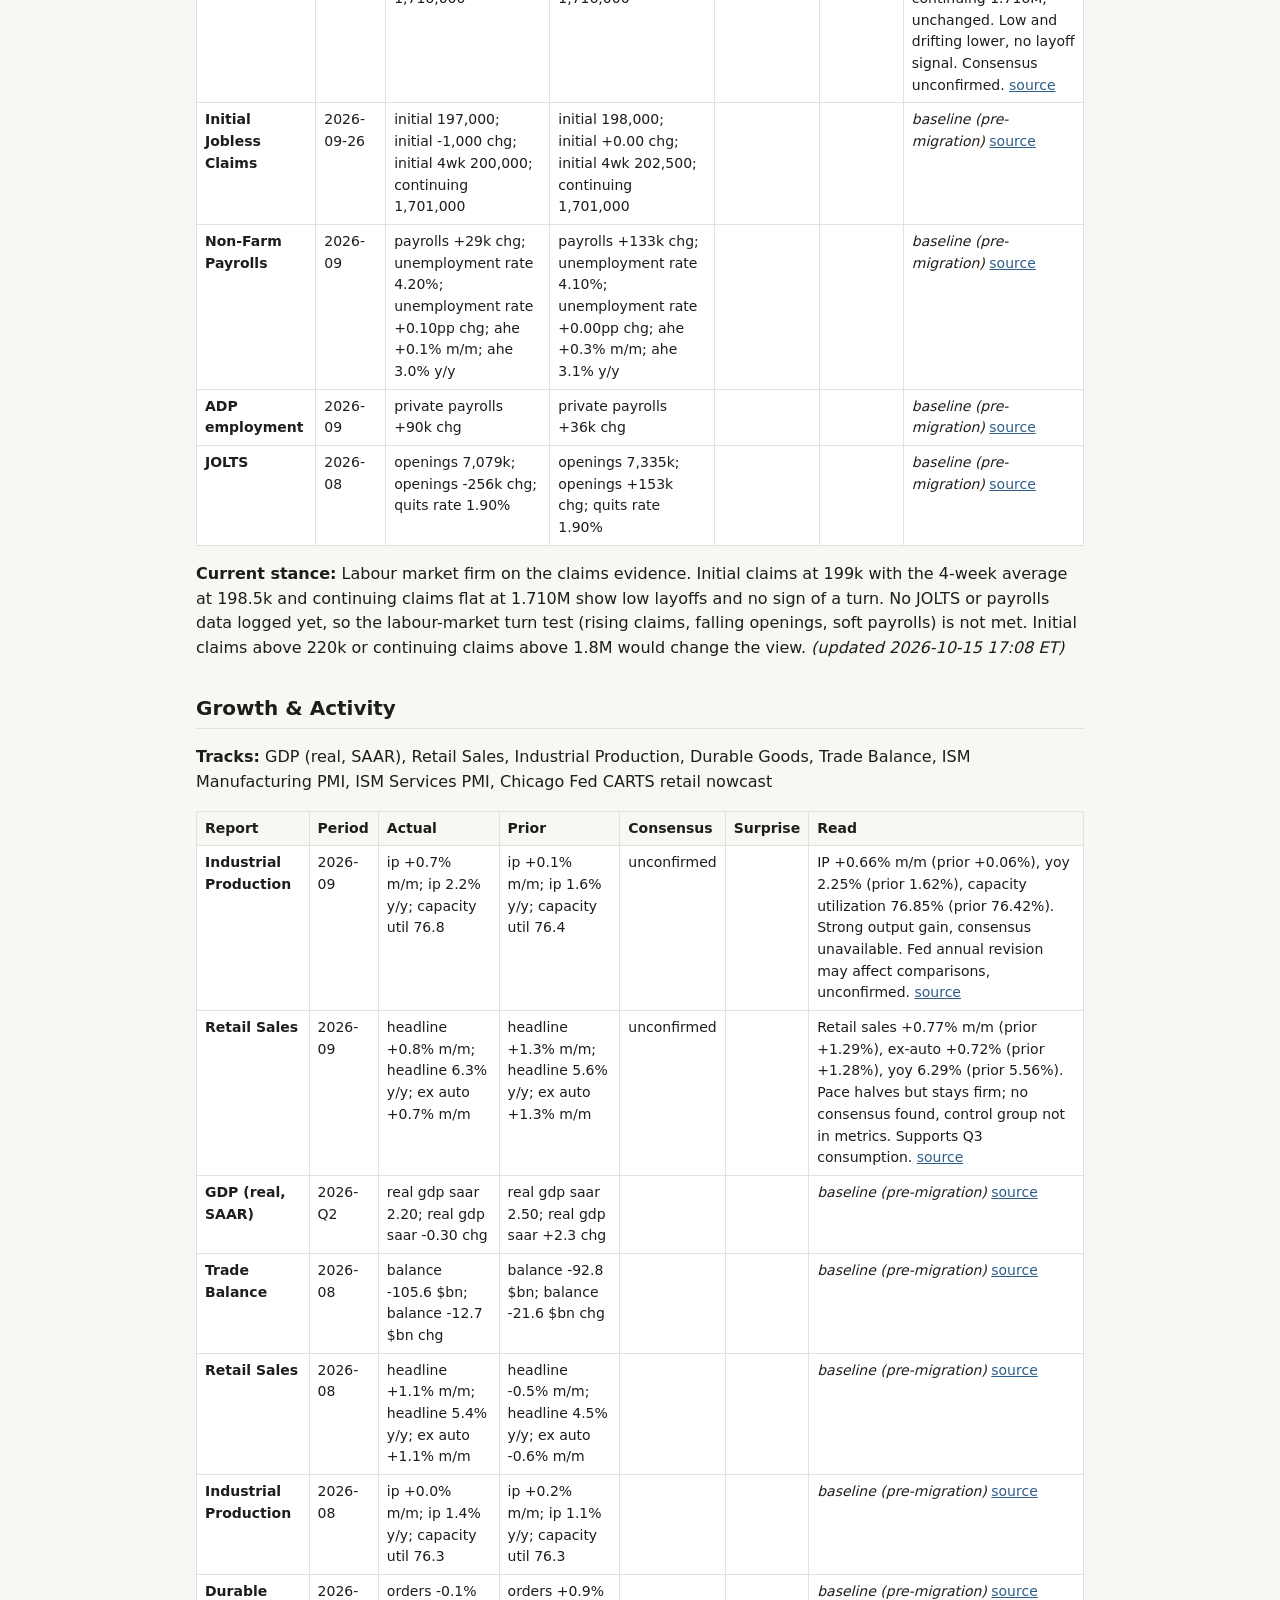
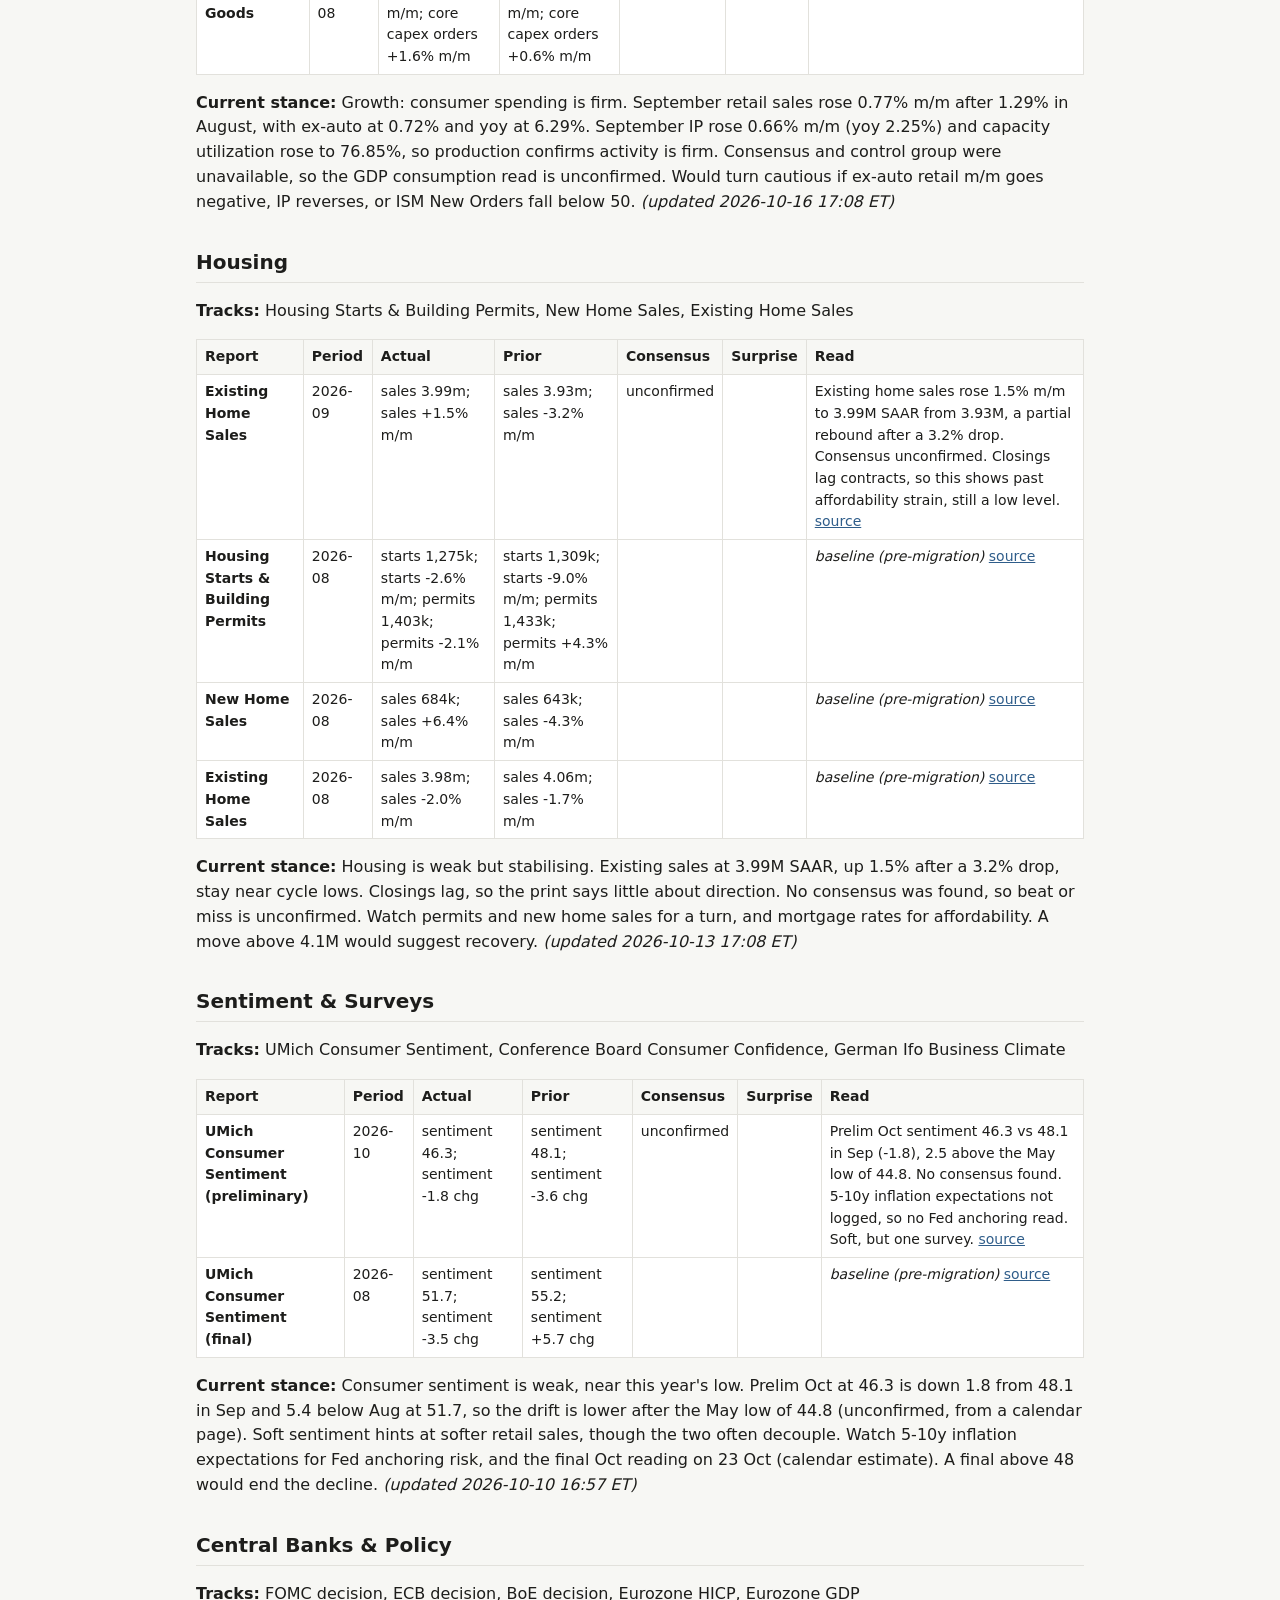
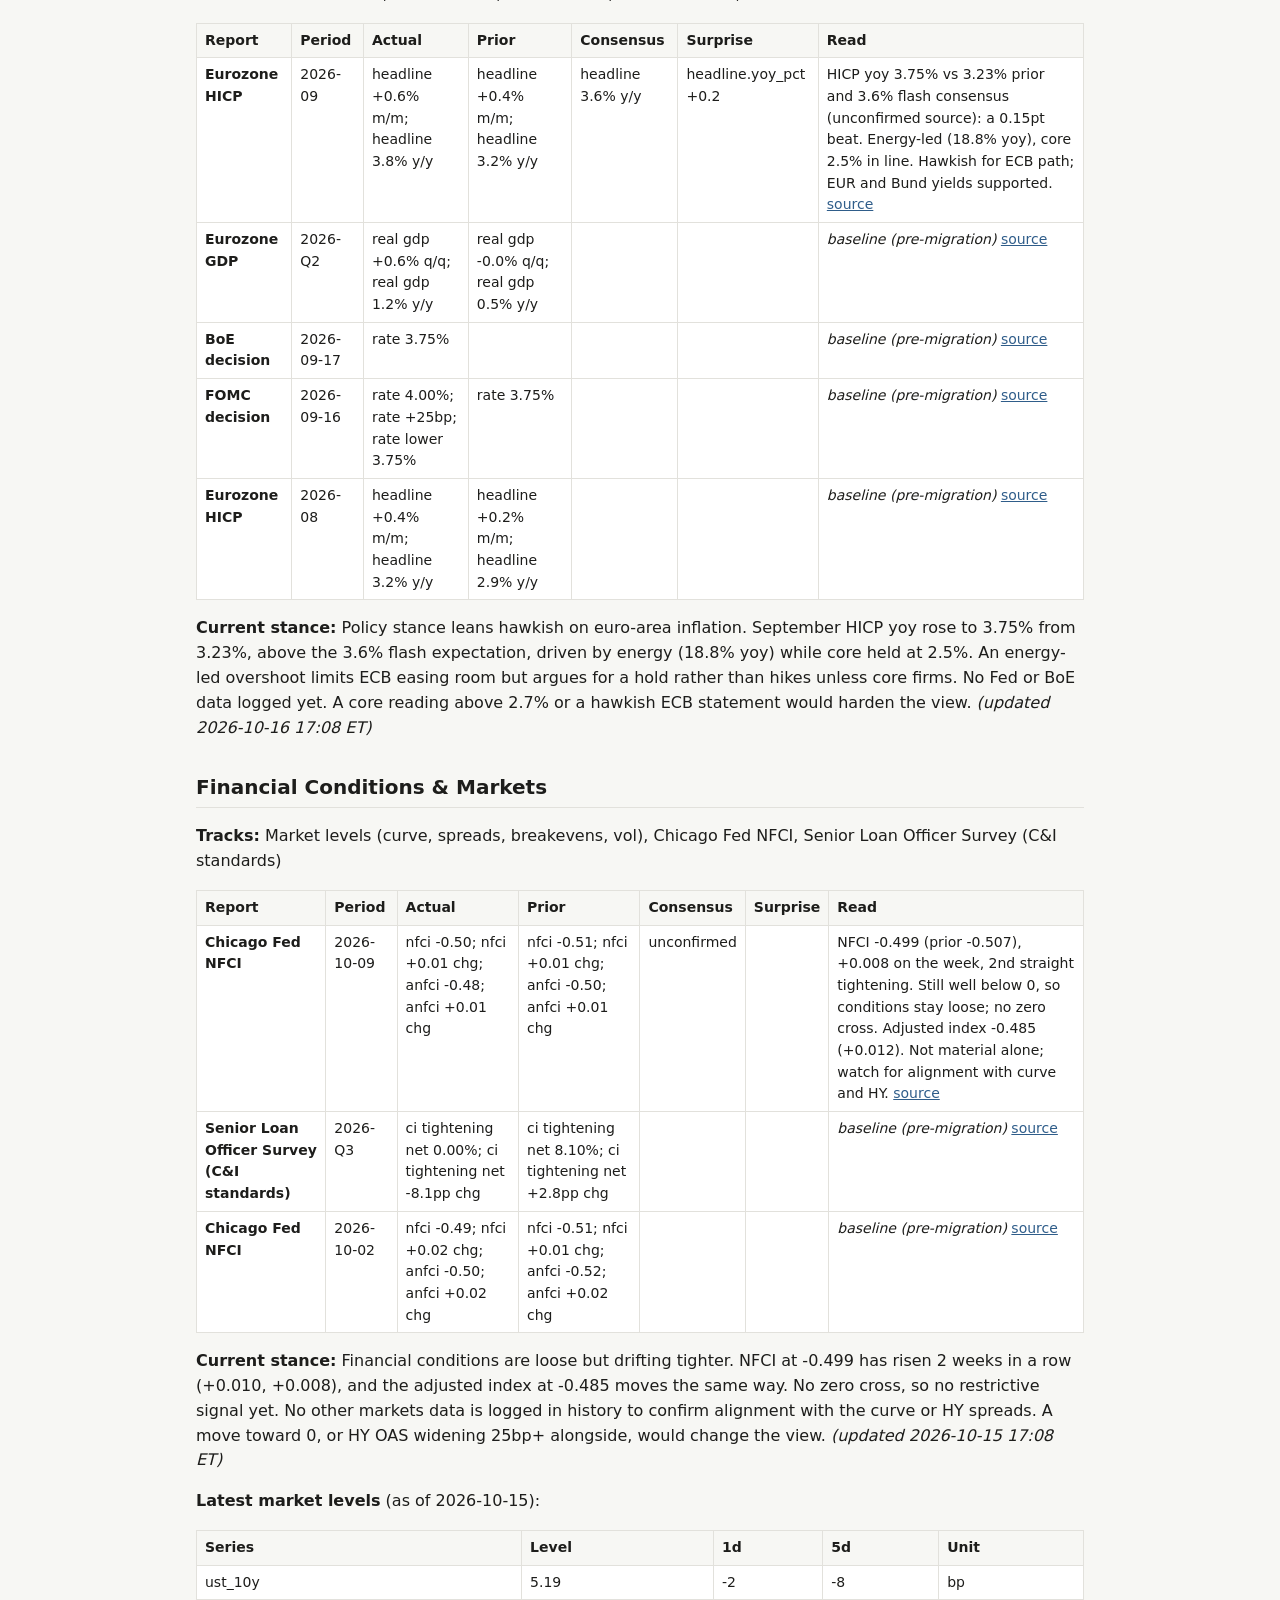
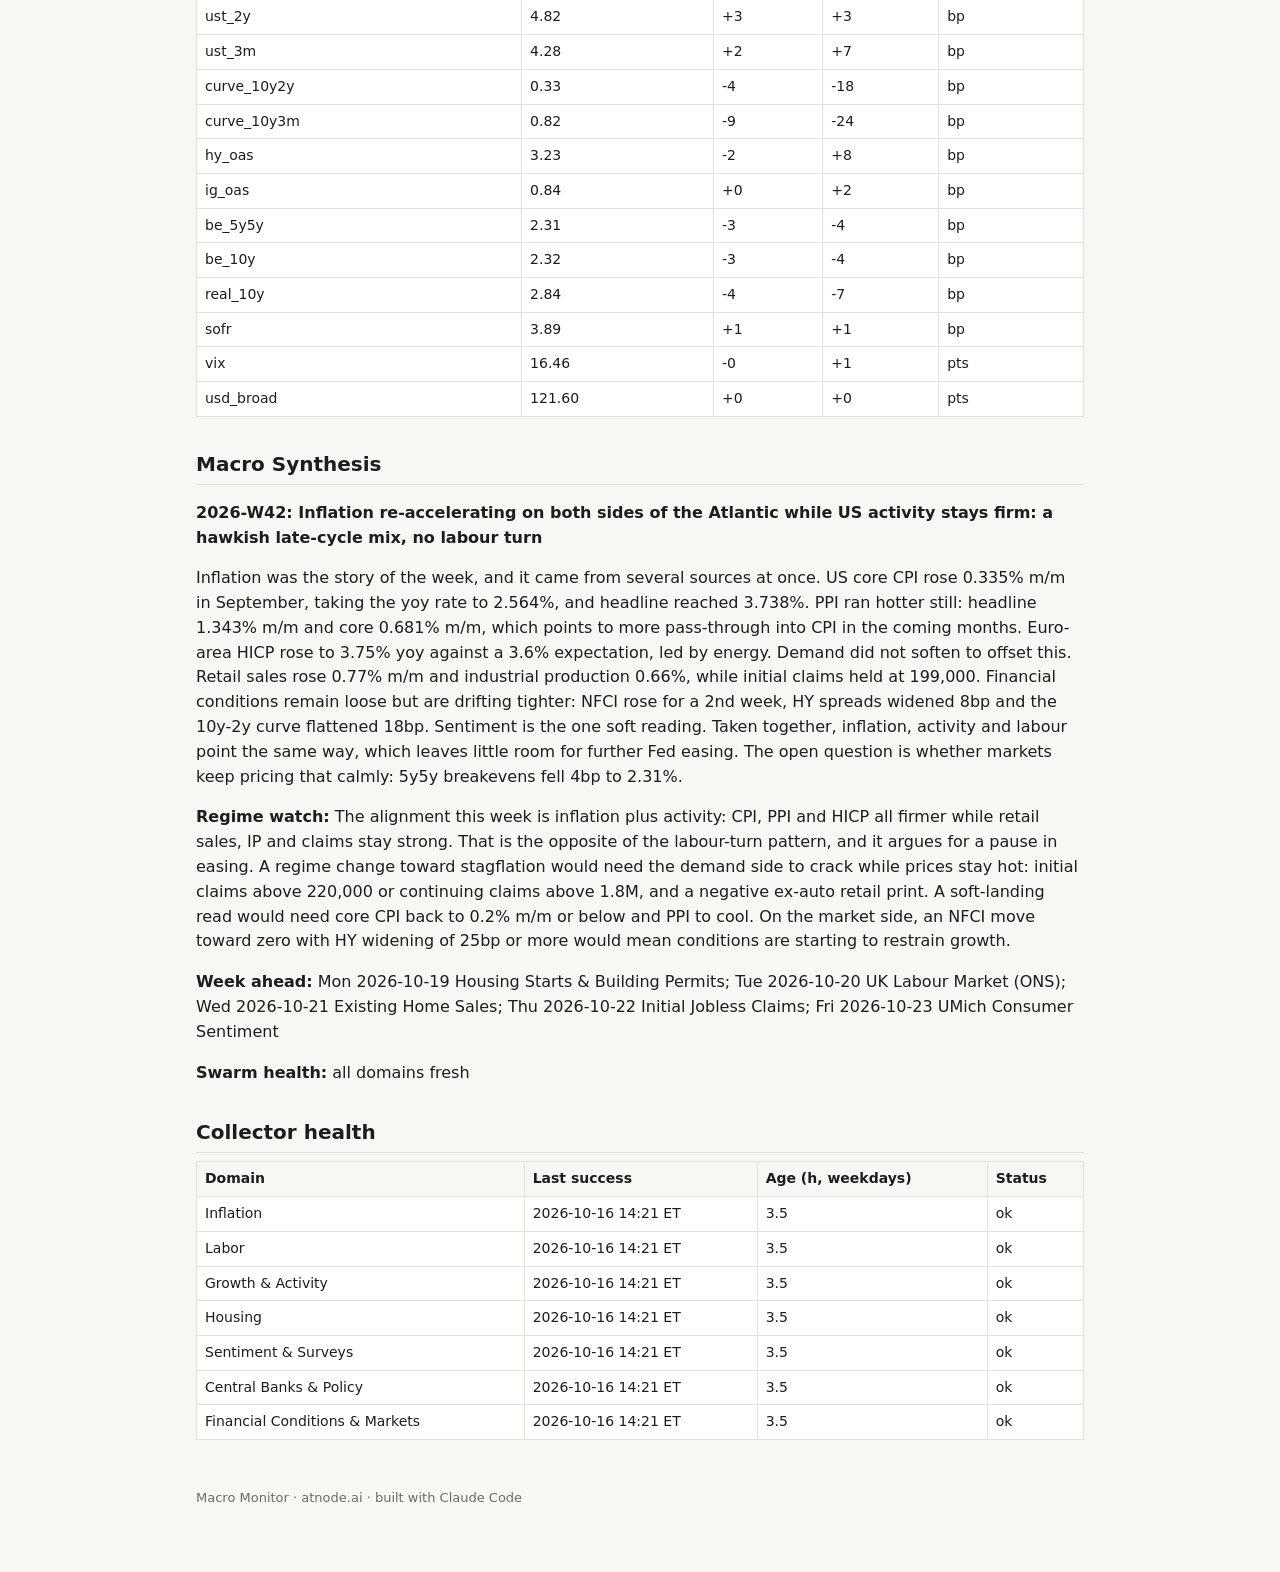
<file: docs/macro-monitor/blackboard/2026-W42.html>
<!doctype html><html lang="en"><head><meta charset="utf-8"><meta name="viewport" content="width=device-width,initial-scale=1">
<title>Blackboard 2026-W42</title><link rel="stylesheet" href="../style.css"></head><body><main>
<nav><a href="../index.html">Macro Monitor</a></nav>
<h1>Macro Monitor: Blackboard</h1>
<p><em>Rendered 2026-10-16 17:48 ET from data/. Do not edit by hand; edit data/ or rerun the tools.</em></p>
<h2>Inflation</h2>
<p><strong>Tracks:</strong> CPI, PPI, PCE price index</p>
<div class="table-wrap"><table><thead><tr><th>Report</th><th>Period</th><th>Actual</th><th>Prior</th><th>Consensus</th><th>Surprise</th><th>Read</th></tr></thead><tbody><tr><td><strong>PPI</strong></td><td>2026-09</td><td>headline +1.3% m/m; headline 6.3% y/y; core +0.7% m/m; core 5.0% y/y</td><td>headline +0.5% m/m; headline 5.6% y/y; core +0.2% m/m; core 4.8% y/y</td><td>unconfirmed</td><td></td><td>PPI accelerated: headline 1.343% m/m (prior 0.47%), 6.338% y/y; core 0.681% m/m (prior 0.246%), 4.978% y/y. No consensus found. Confirms CPI energy pass-through and points to firmer CPI; yields up, USD up, equities down. <a href="https://www.bls.gov/news.release/ppi.htm" target="_blank" rel="noopener">source</a></td></tr><tr><td><strong>CPI</strong></td><td>2026-09</td><td>headline +0.6% m/m; headline 3.7% y/y; core +0.3% m/m; core 2.6% y/y</td><td>headline +0.4% m/m; headline 3.4% y/y; core +0.3% m/m; core 2.4% y/y</td><td>unconfirmed</td><td></td><td>Core CPI 0.335% m/m (prior 0.29%) and 2.564% y/y (prior 2.446%) is hot against TD's 0.20% forecast (single bank, unconfirmed). Headline 3.738% y/y, up from 3.397%, in line with ~3.7% previews. Hawkish for cuts. <a href="https://www.bls.gov/news.release/cpi.htm" target="_blank" rel="noopener">source</a></td></tr><tr><td><strong>PPI</strong></td><td>2026-08</td><td>headline +0.4% m/m; headline 5.4% y/y; core +0.2% m/m; core 4.6% y/y</td><td>headline +0.1% m/m; headline 4.8% y/y; core +0.3% m/m; core 4.3% y/y</td><td></td><td></td><td><em>baseline (pre-migration)</em> <a href="https://www.bls.gov/news.release/ppi.htm" target="_blank" rel="noopener">source</a></td></tr><tr><td><strong>PCE price index</strong></td><td>2026-08</td><td>headline +0.3% m/m; headline 3.4% y/y; core +0.2% m/m; core 3.0% y/y</td><td>headline +0.1% m/m; headline 3.4% y/y; core +0.1% m/m; core 3.0% y/y</td><td></td><td></td><td><em>baseline (pre-migration)</em> <a href="https://www.bea.gov/data/income-saving/personal-income" target="_blank" rel="noopener">source</a></td></tr><tr><td><strong>CPI</strong></td><td>2026-08</td><td>headline +0.4% m/m; headline 3.4% y/y; core +0.3% m/m; core 2.4% y/y</td><td>headline +0.1% m/m; headline 3.4% y/y; core +0.2% m/m; core 2.5% y/y</td><td></td><td></td><td><em>baseline (pre-migration)</em> <a href="https://www.bls.gov/news.release/cpi.htm" target="_blank" rel="noopener">source</a></td></tr></tbody></table></div>
<p><strong>Current stance:</strong> Inflation is re-accelerating on two sources. September CPI: headline 0.649% m/m, 3.738% y/y; core 0.335% m/m, 2.564% y/y. September PPI, a CPI leader, is hotter: headline 1.343% m/m, 6.338% y/y; core 0.681% m/m, 4.978% y/y. Core PCE y/y at 2% is the Fed gauge, so cut expectations face pushback. Playbook: yields up, USD up, equities down. Would soften if ISM Prices Paid cools and core CPI m/m returns to 0.2% or below. <em>(updated 2026-10-15 17:08 ET)</em></p>
<h2>Labor</h2>
<p><strong>Tracks:</strong> Non-Farm Payrolls, Initial Jobless Claims, JOLTS, ADP employment, UK Labour Market (ONS)</p>
<div class="table-wrap"><table><thead><tr><th>Report</th><th>Period</th><th>Actual</th><th>Prior</th><th>Consensus</th><th>Surprise</th><th>Read</th></tr></thead><tbody><tr><td><strong>Initial Jobless Claims</strong></td><td>2026-10-10</td><td>initial 199,000; initial +1,000 chg; initial 4wk 198,500; continuing 1,710,000</td><td>initial 198,000; initial -1,000 chg; initial 4wk 198,250; continuing 1,710,000</td><td>unconfirmed</td><td></td><td>Initial claims 199k, up 1k from 198k; 4-week average 198.5k (prior 198.25k); continuing 1.710M, unchanged. Layoffs remain low, no turn signal. Consensus unconfirmed. <a href="https://www.dol.gov/ui/data.pdf" target="_blank" rel="noopener">source</a></td></tr><tr><td><strong>Initial Jobless Claims</strong></td><td>2026-10-03</td><td>initial 197,000; initial -2,000 chg; initial 4wk 198,000; continuing 1,716,000</td><td>initial 199,000; initial +1,000 chg; initial 4wk 200,500; continuing 1,716,000</td><td>unconfirmed</td><td></td><td>Initial claims 197k, down 2k from 199k; 4-week average 198k (prior 200.5k); continuing 1.716M, unchanged. Low and drifting lower, no layoff signal. Consensus unconfirmed. <a href="https://www.dol.gov/ui/data.pdf" target="_blank" rel="noopener">source</a></td></tr><tr><td><strong>Initial Jobless Claims</strong></td><td>2026-09-26</td><td>initial 197,000; initial -1,000 chg; initial 4wk 200,000; continuing 1,701,000</td><td>initial 198,000; initial +0.00 chg; initial 4wk 202,500; continuing 1,701,000</td><td></td><td></td><td><em>baseline (pre-migration)</em> <a href="https://www.dol.gov/ui/data.pdf" target="_blank" rel="noopener">source</a></td></tr><tr><td><strong>Non-Farm Payrolls</strong></td><td>2026-09</td><td>payrolls +29k chg; unemployment rate 4.20%; unemployment rate +0.10pp chg; ahe +0.1% m/m; ahe 3.0% y/y</td><td>payrolls +133k chg; unemployment rate 4.10%; unemployment rate +0.00pp chg; ahe +0.3% m/m; ahe 3.1% y/y</td><td></td><td></td><td><em>baseline (pre-migration)</em> <a href="https://www.bls.gov/news.release/empsit.htm" target="_blank" rel="noopener">source</a></td></tr><tr><td><strong>ADP employment</strong></td><td>2026-09</td><td>private payrolls +90k chg</td><td>private payrolls +36k chg</td><td></td><td></td><td><em>baseline (pre-migration)</em> <a href="https://adpemploymentreport.com/" target="_blank" rel="noopener">source</a></td></tr><tr><td><strong>JOLTS</strong></td><td>2026-08</td><td>openings 7,079k; openings -256k chg; quits rate 1.90%</td><td>openings 7,335k; openings +153k chg; quits rate 1.90%</td><td></td><td></td><td><em>baseline (pre-migration)</em> <a href="https://www.bls.gov/news.release/jolts.htm" target="_blank" rel="noopener">source</a></td></tr></tbody></table></div>
<p><strong>Current stance:</strong> Labour market firm on the claims evidence. Initial claims at 199k with the 4-week average at 198.5k and continuing claims flat at 1.710M show low layoffs and no sign of a turn. No JOLTS or payrolls data logged yet, so the labour-market turn test (rising claims, falling openings, soft payrolls) is not met. Initial claims above 220k or continuing claims above 1.8M would change the view. <em>(updated 2026-10-15 17:08 ET)</em></p>
<h2>Growth &amp; Activity</h2>
<p><strong>Tracks:</strong> GDP (real, SAAR), Retail Sales, Industrial Production, Durable Goods, Trade Balance, ISM Manufacturing PMI, ISM Services PMI, Chicago Fed CARTS retail nowcast</p>
<div class="table-wrap"><table><thead><tr><th>Report</th><th>Period</th><th>Actual</th><th>Prior</th><th>Consensus</th><th>Surprise</th><th>Read</th></tr></thead><tbody><tr><td><strong>Industrial Production</strong></td><td>2026-09</td><td>ip +0.7% m/m; ip 2.2% y/y; capacity util 76.8</td><td>ip +0.1% m/m; ip 1.6% y/y; capacity util 76.4</td><td>unconfirmed</td><td></td><td>IP +0.66% m/m (prior +0.06%), yoy 2.25% (prior 1.62%), capacity utilization 76.85% (prior 76.42%). Strong output gain, consensus unavailable. Fed annual revision may affect comparisons, unconfirmed. <a href="https://www.federalreserve.gov/releases/g17/current/" target="_blank" rel="noopener">source</a></td></tr><tr><td><strong>Retail Sales</strong></td><td>2026-09</td><td>headline +0.8% m/m; headline 6.3% y/y; ex auto +0.7% m/m</td><td>headline +1.3% m/m; headline 5.6% y/y; ex auto +1.3% m/m</td><td>unconfirmed</td><td></td><td>Retail sales +0.77% m/m (prior +1.29%), ex-auto +0.72% (prior +1.28%), yoy 6.29% (prior 5.56%). Pace halves but stays firm; no consensus found, control group not in metrics. Supports Q3 consumption. <a href="https://www.census.gov/retail/index.html" target="_blank" rel="noopener">source</a></td></tr><tr><td><strong>GDP (real, SAAR)</strong></td><td>2026-Q2</td><td>real gdp saar 2.20; real gdp saar -0.30 chg</td><td>real gdp saar 2.50; real gdp saar +2.3 chg</td><td></td><td></td><td><em>baseline (pre-migration)</em> <a href="https://www.bea.gov/data/gdp/gross-domestic-product" target="_blank" rel="noopener">source</a></td></tr><tr><td><strong>Trade Balance</strong></td><td>2026-08</td><td>balance -105.6 $bn; balance -12.7 $bn chg</td><td>balance -92.8 $bn; balance -21.6 $bn chg</td><td></td><td></td><td><em>baseline (pre-migration)</em> <a href="https://www.census.gov/foreign-trade/Press-Release/current_press_release/index.html" target="_blank" rel="noopener">source</a></td></tr><tr><td><strong>Retail Sales</strong></td><td>2026-08</td><td>headline +1.1% m/m; headline 5.4% y/y; ex auto +1.1% m/m</td><td>headline -0.5% m/m; headline 4.5% y/y; ex auto -0.6% m/m</td><td></td><td></td><td><em>baseline (pre-migration)</em> <a href="https://www.census.gov/retail/index.html" target="_blank" rel="noopener">source</a></td></tr><tr><td><strong>Industrial Production</strong></td><td>2026-08</td><td>ip +0.0% m/m; ip 1.4% y/y; capacity util 76.3</td><td>ip +0.2% m/m; ip 1.1% y/y; capacity util 76.3</td><td></td><td></td><td><em>baseline (pre-migration)</em> <a href="https://www.federalreserve.gov/releases/g17/current/" target="_blank" rel="noopener">source</a></td></tr><tr><td><strong>Durable Goods</strong></td><td>2026-08</td><td>orders -0.1% m/m; core capex orders +1.6% m/m</td><td>orders +0.9% m/m; core capex orders +0.6% m/m</td><td></td><td></td><td><em>baseline (pre-migration)</em> <a href="https://www.census.gov/manufacturing/m3/index.html" target="_blank" rel="noopener">source</a></td></tr></tbody></table></div>
<p><strong>Current stance:</strong> Growth: consumer spending is firm. September retail sales rose 0.77% m/m after 1.29% in August, with ex-auto at 0.72% and yoy at 6.29%. September IP rose 0.66% m/m (yoy 2.25%) and capacity utilization rose to 76.85%, so production confirms activity is firm. Consensus and control group were unavailable, so the GDP consumption read is unconfirmed. Would turn cautious if ex-auto retail m/m goes negative, IP reverses, or ISM New Orders fall below 50. <em>(updated 2026-10-16 17:08 ET)</em></p>
<h2>Housing</h2>
<p><strong>Tracks:</strong> Housing Starts &amp; Building Permits, New Home Sales, Existing Home Sales</p>
<div class="table-wrap"><table><thead><tr><th>Report</th><th>Period</th><th>Actual</th><th>Prior</th><th>Consensus</th><th>Surprise</th><th>Read</th></tr></thead><tbody><tr><td><strong>Existing Home Sales</strong></td><td>2026-09</td><td>sales 3.99m; sales +1.5% m/m</td><td>sales 3.93m; sales -3.2% m/m</td><td>unconfirmed</td><td></td><td>Existing home sales rose 1.5% m/m to 3.99M SAAR from 3.93M, a partial rebound after a 3.2% drop. Consensus unconfirmed. Closings lag contracts, so this shows past affordability strain, still a low level. <a href="https://www.nar.realtor/research-and-statistics/housing-statistics/existing-home-sales" target="_blank" rel="noopener">source</a></td></tr><tr><td><strong>Housing Starts &amp; Building Permits</strong></td><td>2026-08</td><td>starts 1,275k; starts -2.6% m/m; permits 1,403k; permits -2.1% m/m</td><td>starts 1,309k; starts -9.0% m/m; permits 1,433k; permits +4.3% m/m</td><td></td><td></td><td><em>baseline (pre-migration)</em> <a href="https://www.census.gov/construction/nrc/index.html" target="_blank" rel="noopener">source</a></td></tr><tr><td><strong>New Home Sales</strong></td><td>2026-08</td><td>sales 684k; sales +6.4% m/m</td><td>sales 643k; sales -4.3% m/m</td><td></td><td></td><td><em>baseline (pre-migration)</em> <a href="https://www.census.gov/construction/nrs/index.html" target="_blank" rel="noopener">source</a></td></tr><tr><td><strong>Existing Home Sales</strong></td><td>2026-08</td><td>sales 3.98m; sales -2.0% m/m</td><td>sales 4.06m; sales -1.7% m/m</td><td></td><td></td><td><em>baseline (pre-migration)</em> <a href="https://www.nar.realtor/research-and-statistics/housing-statistics/existing-home-sales" target="_blank" rel="noopener">source</a></td></tr></tbody></table></div>
<p><strong>Current stance:</strong> Housing is weak but stabilising. Existing sales at 3.99M SAAR, up 1.5% after a 3.2% drop, stay near cycle lows. Closings lag, so the print says little about direction. No consensus was found, so beat or miss is unconfirmed. Watch permits and new home sales for a turn, and mortgage rates for affordability. A move above 4.1M would suggest recovery. <em>(updated 2026-10-13 17:08 ET)</em></p>
<h2>Sentiment &amp; Surveys</h2>
<p><strong>Tracks:</strong> UMich Consumer Sentiment, Conference Board Consumer Confidence, German Ifo Business Climate</p>
<div class="table-wrap"><table><thead><tr><th>Report</th><th>Period</th><th>Actual</th><th>Prior</th><th>Consensus</th><th>Surprise</th><th>Read</th></tr></thead><tbody><tr><td><strong>UMich Consumer Sentiment (preliminary)</strong></td><td>2026-10</td><td>sentiment 46.3; sentiment -1.8 chg</td><td>sentiment 48.1; sentiment -3.6 chg</td><td>unconfirmed</td><td></td><td>Prelim Oct sentiment 46.3 vs 48.1 in Sep (-1.8), 2.5 above the May low of 44.8. No consensus found. 5-10y inflation expectations not logged, so no Fed anchoring read. Soft, but one survey. <a href="https://www.sca.isr.umich.edu/" target="_blank" rel="noopener">source</a></td></tr><tr><td><strong>UMich Consumer Sentiment (final)</strong></td><td>2026-08</td><td>sentiment 51.7; sentiment -3.5 chg</td><td>sentiment 55.2; sentiment +5.7 chg</td><td></td><td></td><td><em>baseline (pre-migration)</em> <a href="https://www.sca.isr.umich.edu/" target="_blank" rel="noopener">source</a></td></tr></tbody></table></div>
<p><strong>Current stance:</strong> Consumer sentiment is weak, near this year's low. Prelim Oct at 46.3 is down 1.8 from 48.1 in Sep and 5.4 below Aug at 51.7, so the drift is lower after the May low of 44.8 (unconfirmed, from a calendar page). Soft sentiment hints at softer retail sales, though the two often decouple. Watch 5-10y inflation expectations for Fed anchoring risk, and the final Oct reading on 23 Oct (calendar estimate). A final above 48 would end the decline. <em>(updated 2026-10-10 16:57 ET)</em></p>
<h2>Central Banks &amp; Policy</h2>
<p><strong>Tracks:</strong> FOMC decision, ECB decision, BoE decision, Eurozone HICP, Eurozone GDP</p>
<div class="table-wrap"><table><thead><tr><th>Report</th><th>Period</th><th>Actual</th><th>Prior</th><th>Consensus</th><th>Surprise</th><th>Read</th></tr></thead><tbody><tr><td><strong>Eurozone HICP</strong></td><td>2026-09</td><td>headline +0.6% m/m; headline 3.8% y/y</td><td>headline +0.4% m/m; headline 3.2% y/y</td><td>headline 3.6% y/y</td><td>headline.yoy_pct +0.2</td><td>HICP yoy 3.75% vs 3.23% prior and 3.6% flash consensus (unconfirmed source): a 0.15pt beat. Energy-led (18.8% yoy), core 2.5% in line. Hawkish for ECB path; EUR and Bund yields supported. <a href="https://ec.europa.eu/eurostat/web/euro-indicators" target="_blank" rel="noopener">source</a></td></tr><tr><td><strong>Eurozone GDP</strong></td><td>2026-Q2</td><td>real gdp +0.6% q/q; real gdp 1.2% y/y</td><td>real gdp -0.0% q/q; real gdp 0.5% y/y</td><td></td><td></td><td><em>baseline (pre-migration)</em> <a href="https://ec.europa.eu/eurostat/web/euro-indicators" target="_blank" rel="noopener">source</a></td></tr><tr><td><strong>BoE decision</strong></td><td>2026-09-17</td><td>rate 3.75%</td><td></td><td></td><td></td><td><em>baseline (pre-migration)</em> <a href="https://www.bankofengland.co.uk/monetary-policy" target="_blank" rel="noopener">source</a></td></tr><tr><td><strong>FOMC decision</strong></td><td>2026-09-16</td><td>rate 4.00%; rate +25bp; rate lower 3.75%</td><td>rate 3.75%</td><td></td><td></td><td><em>baseline (pre-migration)</em> <a href="https://www.federalreserve.gov/monetarypolicy/fomccalendars.htm" target="_blank" rel="noopener">source</a></td></tr><tr><td><strong>Eurozone HICP</strong></td><td>2026-08</td><td>headline +0.4% m/m; headline 3.2% y/y</td><td>headline +0.2% m/m; headline 2.9% y/y</td><td></td><td></td><td><em>baseline (pre-migration)</em> <a href="https://ec.europa.eu/eurostat/web/euro-indicators" target="_blank" rel="noopener">source</a></td></tr></tbody></table></div>
<p><strong>Current stance:</strong> Policy stance leans hawkish on euro-area inflation. September HICP yoy rose to 3.75% from 3.23%, above the 3.6% flash expectation, driven by energy (18.8% yoy) while core held at 2.5%. An energy-led overshoot limits ECB easing room but argues for a hold rather than hikes unless core firms. No Fed or BoE data logged yet. A core reading above 2.7% or a hawkish ECB statement would harden the view. <em>(updated 2026-10-16 17:08 ET)</em></p>
<h2>Financial Conditions &amp; Markets</h2>
<p><strong>Tracks:</strong> Market levels (curve, spreads, breakevens, vol), Chicago Fed NFCI, Senior Loan Officer Survey (C&amp;I standards)</p>
<div class="table-wrap"><table><thead><tr><th>Report</th><th>Period</th><th>Actual</th><th>Prior</th><th>Consensus</th><th>Surprise</th><th>Read</th></tr></thead><tbody><tr><td><strong>Chicago Fed NFCI</strong></td><td>2026-10-09</td><td>nfci -0.50; nfci +0.01 chg; anfci -0.48; anfci +0.01 chg</td><td>nfci -0.51; nfci +0.01 chg; anfci -0.50; anfci +0.01 chg</td><td>unconfirmed</td><td></td><td>NFCI -0.499 (prior -0.507), +0.008 on the week, 2nd straight tightening. Still well below 0, so conditions stay loose; no zero cross. Adjusted index -0.485 (+0.012). Not material alone; watch for alignment with curve and HY. <a href="https://www.chicagofed.org/research/data/nfci/current-data" target="_blank" rel="noopener">source</a></td></tr><tr><td><strong>Senior Loan Officer Survey (C&amp;I standards)</strong></td><td>2026-Q3</td><td>ci tightening net 0.00%; ci tightening net -8.1pp chg</td><td>ci tightening net 8.10%; ci tightening net +2.8pp chg</td><td></td><td></td><td><em>baseline (pre-migration)</em> <a href="https://www.federalreserve.gov/data/sloos.htm" target="_blank" rel="noopener">source</a></td></tr><tr><td><strong>Chicago Fed NFCI</strong></td><td>2026-10-02</td><td>nfci -0.49; nfci +0.02 chg; anfci -0.50; anfci +0.02 chg</td><td>nfci -0.51; nfci +0.01 chg; anfci -0.52; anfci +0.02 chg</td><td></td><td></td><td><em>baseline (pre-migration)</em> <a href="https://www.chicagofed.org/research/data/nfci/current-data" target="_blank" rel="noopener">source</a></td></tr></tbody></table></div>
<p><strong>Current stance:</strong> Financial conditions are loose but drifting tighter. NFCI at -0.499 has risen 2 weeks in a row (+0.010, +0.008), and the adjusted index at -0.485 moves the same way. No zero cross, so no restrictive signal yet. No other markets data is logged in history to confirm alignment with the curve or HY spreads. A move toward 0, or HY OAS widening 25bp+ alongside, would change the view. <em>(updated 2026-10-15 17:08 ET)</em></p>
<p><strong>Latest market levels</strong> (as of 2026-10-15):</p>
<div class="table-wrap"><table><thead><tr><th>Series</th><th>Level</th><th>1d</th><th>5d</th><th>Unit</th></tr></thead><tbody><tr><td>ust_10y</td><td>5.19</td><td>-2</td><td>-8</td><td>bp</td></tr><tr><td>ust_2y</td><td>4.82</td><td>+3</td><td>+3</td><td>bp</td></tr><tr><td>ust_3m</td><td>4.28</td><td>+2</td><td>+7</td><td>bp</td></tr><tr><td>curve_10y2y</td><td>0.33</td><td>-4</td><td>-18</td><td>bp</td></tr><tr><td>curve_10y3m</td><td>0.82</td><td>-9</td><td>-24</td><td>bp</td></tr><tr><td>hy_oas</td><td>3.23</td><td>-2</td><td>+8</td><td>bp</td></tr><tr><td>ig_oas</td><td>0.84</td><td>+0</td><td>+2</td><td>bp</td></tr><tr><td>be_5y5y</td><td>2.31</td><td>-3</td><td>-4</td><td>bp</td></tr><tr><td>be_10y</td><td>2.32</td><td>-3</td><td>-4</td><td>bp</td></tr><tr><td>real_10y</td><td>2.84</td><td>-4</td><td>-7</td><td>bp</td></tr><tr><td>sofr</td><td>3.89</td><td>+1</td><td>+1</td><td>bp</td></tr><tr><td>vix</td><td>16.46</td><td>-0</td><td>+1</td><td>pts</td></tr><tr><td>usd_broad</td><td>121.60</td><td>+0</td><td>+0</td><td>pts</td></tr></tbody></table></div>
<h2>Macro Synthesis</h2>
<p><strong>2026-W42: Inflation re-accelerating on both sides of the Atlantic while US activity stays firm: a hawkish late-cycle mix, no labour turn</strong></p>
<p>Inflation was the story of the week, and it came from several sources at once. US core CPI rose 0.335% m/m in September, taking the yoy rate to 2.564%, and headline reached 3.738%. PPI ran hotter still: headline 1.343% m/m and core 0.681% m/m, which points to more pass-through into CPI in the coming months. Euro-area HICP rose to 3.75% yoy against a 3.6% expectation, led by energy. Demand did not soften to offset this. Retail sales rose 0.77% m/m and industrial production 0.66%, while initial claims held at 199,000. Financial conditions remain loose but are drifting tighter: NFCI rose for a 2nd week, HY spreads widened 8bp and the 10y-2y curve flattened 18bp. Sentiment is the one soft reading. Taken together, inflation, activity and labour point the same way, which leaves little room for further Fed easing. The open question is whether markets keep pricing that calmly: 5y5y breakevens fell 4bp to 2.31%.</p>
<p><strong>Regime watch:</strong> The alignment this week is inflation plus activity: CPI, PPI and HICP all firmer while retail sales, IP and claims stay strong. That is the opposite of the labour-turn pattern, and it argues for a pause in easing. A regime change toward stagflation would need the demand side to crack while prices stay hot: initial claims above 220,000 or continuing claims above 1.8M, and a negative ex-auto retail print. A soft-landing read would need core CPI back to 0.2% m/m or below and PPI to cool. On the market side, an NFCI move toward zero with HY widening of 25bp or more would mean conditions are starting to restrain growth.</p>
<p><strong>Week ahead:</strong> Mon 2026-10-19 Housing Starts &amp; Building Permits; Tue 2026-10-20 UK Labour Market (ONS); Wed 2026-10-21 Existing Home Sales; Thu 2026-10-22 Initial Jobless Claims; Fri 2026-10-23 UMich Consumer Sentiment</p>
<p><strong>Swarm health:</strong> all domains fresh</p>
<h2>Collector health</h2>
<div class="table-wrap"><table><thead><tr><th>Domain</th><th>Last success</th><th>Age (h, weekdays)</th><th>Status</th></tr></thead><tbody><tr><td>Inflation</td><td>2026-10-16 14:21 ET</td><td>3.5</td><td>ok</td></tr><tr><td>Labor</td><td>2026-10-16 14:21 ET</td><td>3.5</td><td>ok</td></tr><tr><td>Growth &amp; Activity</td><td>2026-10-16 14:21 ET</td><td>3.5</td><td>ok</td></tr><tr><td>Housing</td><td>2026-10-16 14:21 ET</td><td>3.5</td><td>ok</td></tr><tr><td>Sentiment &amp; Surveys</td><td>2026-10-16 14:21 ET</td><td>3.5</td><td>ok</td></tr><tr><td>Central Banks &amp; Policy</td><td>2026-10-16 14:21 ET</td><td>3.5</td><td>ok</td></tr><tr><td>Financial Conditions &amp; Markets</td><td>2026-10-16 14:21 ET</td><td>3.5</td><td>ok</td></tr></tbody></table></div>
<footer>Macro Monitor · atnode.ai · built with Claude Code</footer></main></body></html>
</file>
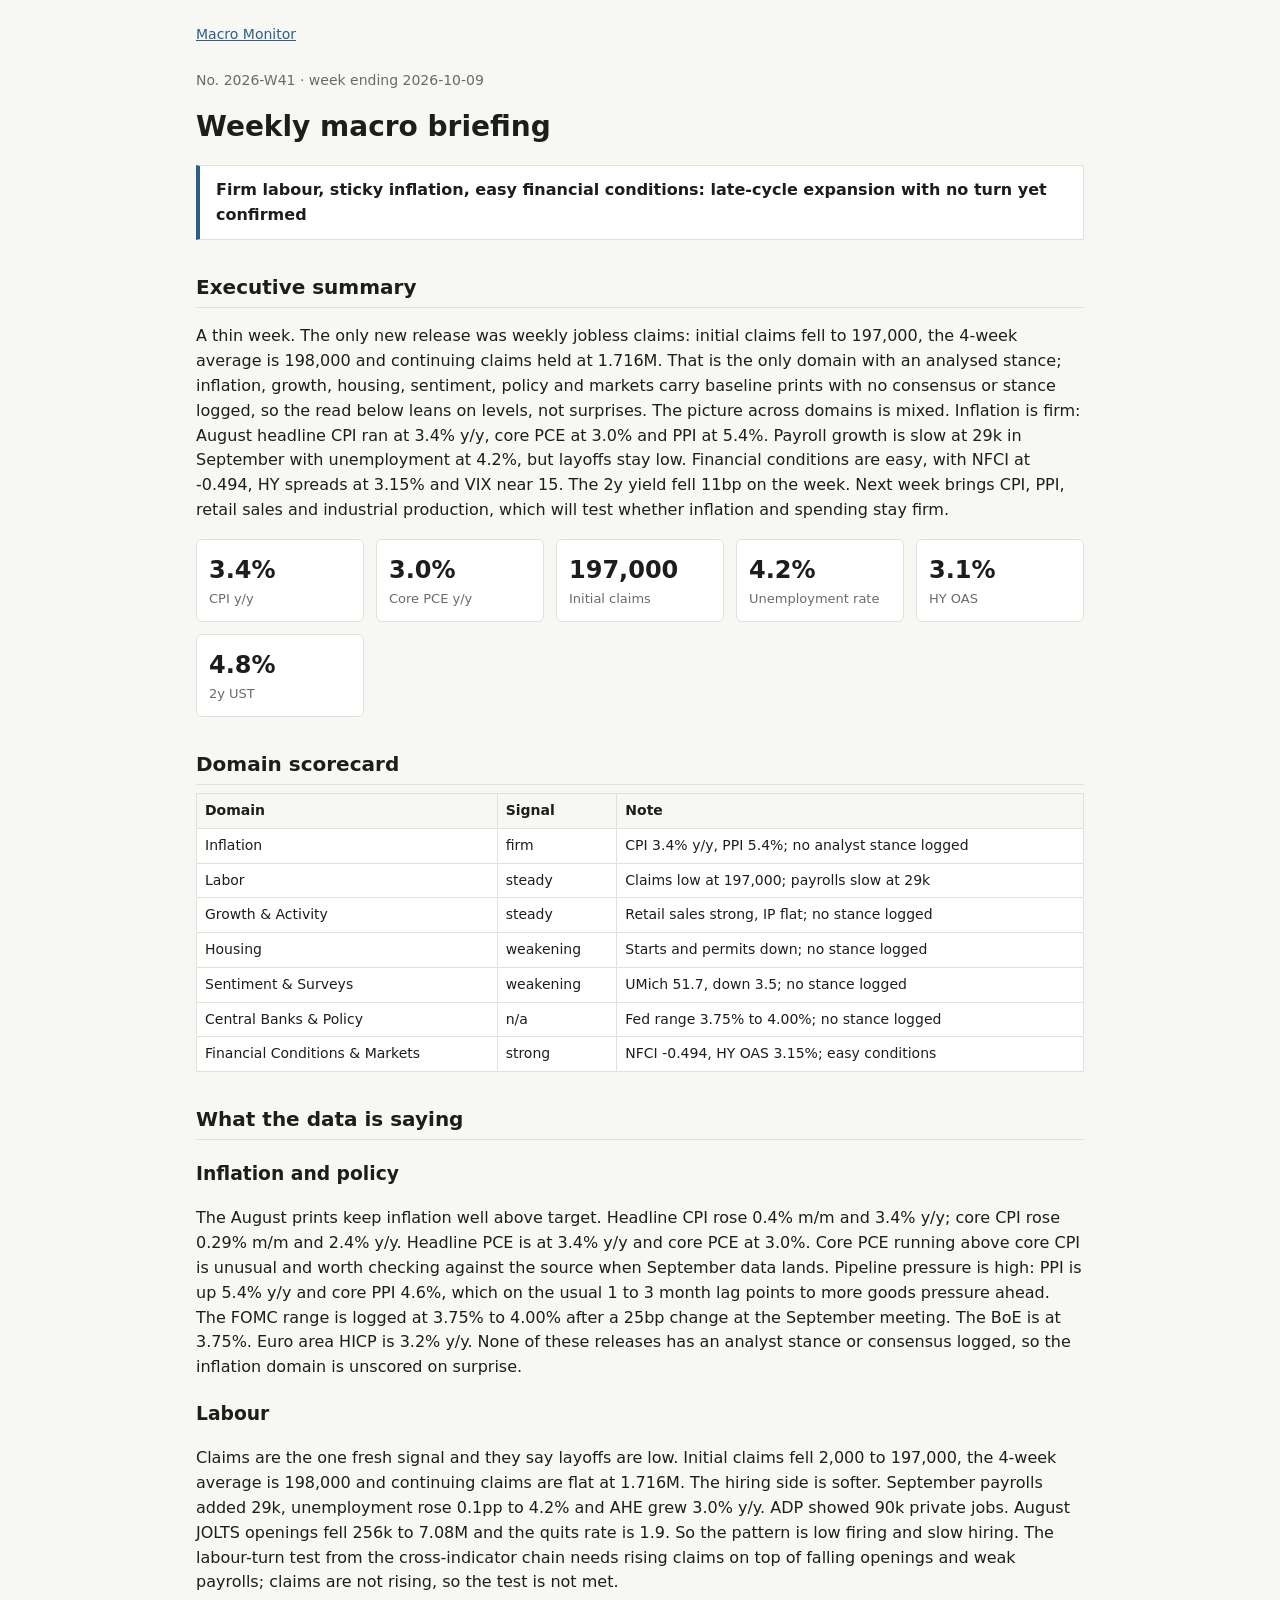
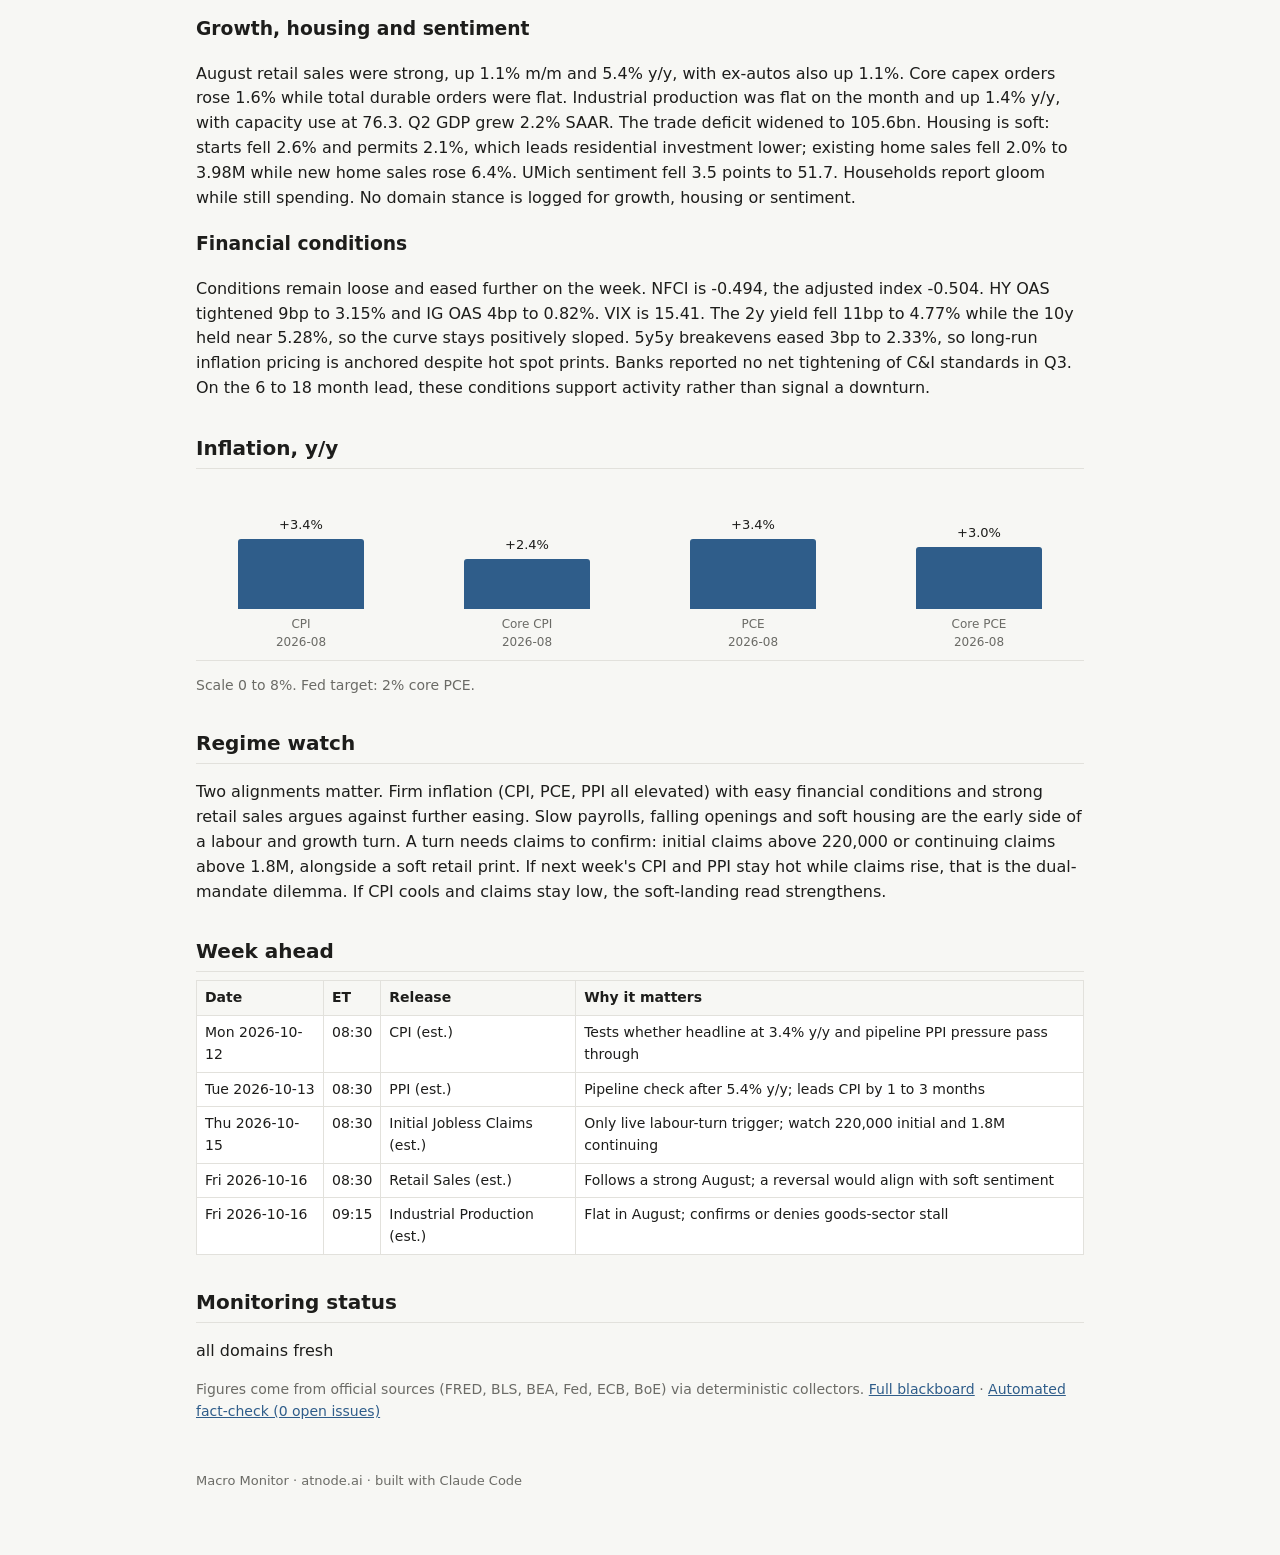
<file: docs/macro-monitor/reports/2026-W41.html>
<!doctype html><html lang="en"><head><meta charset="utf-8"><meta name="viewport" content="width=device-width,initial-scale=1">
<title>Macro briefing 2026-W41</title><link rel="stylesheet" href="../style.css"></head><body><main>
<nav><a href="../index.html">Macro Monitor</a></nav>
<p class="muted">No. 2026-W41 · week ending 2026-10-09</p>
<h1>Weekly macro briefing</h1>
<div class="banner">Firm labour, sticky inflation, easy financial conditions: late-cycle expansion with no turn yet confirmed</div>
<h2>Executive summary</h2><p>A thin week. The only new release was weekly jobless claims: initial claims fell to 197,000, the 4-week average is 198,000 and continuing claims held at 1.716M. That is the only domain with an analysed stance; inflation, growth, housing, sentiment, policy and markets carry baseline prints with no consensus or stance logged, so the read below leans on levels, not surprises. The picture across domains is mixed. Inflation is firm: August headline CPI ran at 3.4% y/y, core PCE at 3.0% and PPI at 5.4%. Payroll growth is slow at 29k in September with unemployment at 4.2%, but layoffs stay low. Financial conditions are easy, with NFCI at -0.494, HY spreads at 3.15% and VIX near 15. The 2y yield fell 11bp on the week. Next week brings CPI, PPI, retail sales and industrial production, which will test whether inflation and spending stay firm.</p>
<div class="kpis"><div class="kpi"><div class="v">3.4%</div><div class="l">CPI y/y</div></div><div class="kpi"><div class="v">3.0%</div><div class="l">Core PCE y/y</div></div><div class="kpi"><div class="v">197,000</div><div class="l">Initial claims</div></div><div class="kpi"><div class="v">4.2%</div><div class="l">Unemployment rate</div></div><div class="kpi"><div class="v">3.1%</div><div class="l">HY OAS</div></div><div class="kpi"><div class="v">4.8%</div><div class="l">2y UST</div></div></div>
<h2>Domain scorecard</h2><div class="table-wrap"><table><thead><tr><th>Domain</th><th>Signal</th><th>Note</th></tr></thead><tbody><tr><td>Inflation</td><td>firm</td><td>CPI 3.4% y/y, PPI 5.4%; no analyst stance logged</td></tr><tr><td>Labor</td><td>steady</td><td>Claims low at 197,000; payrolls slow at 29k</td></tr><tr><td>Growth &amp; Activity</td><td>steady</td><td>Retail sales strong, IP flat; no stance logged</td></tr><tr><td>Housing</td><td>weakening</td><td>Starts and permits down; no stance logged</td></tr><tr><td>Sentiment &amp; Surveys</td><td>weakening</td><td>UMich 51.7, down 3.5; no stance logged</td></tr><tr><td>Central Banks &amp; Policy</td><td>n/a</td><td>Fed range 3.75% to 4.00%; no stance logged</td></tr><tr><td>Financial Conditions &amp; Markets</td><td>strong</td><td>NFCI -0.494, HY OAS 3.15%; easy conditions</td></tr></tbody></table></div>
<h2>What the data is saying</h2><h3>Inflation and policy</h3><p>The August prints keep inflation well above target. Headline CPI rose 0.4% m/m and 3.4% y/y; core CPI rose 0.29% m/m and 2.4% y/y. Headline PCE is at 3.4% y/y and core PCE at 3.0%. Core PCE running above core CPI is unusual and worth checking against the source when September data lands. Pipeline pressure is high: PPI is up 5.4% y/y and core PPI 4.6%, which on the usual 1 to 3 month lag points to more goods pressure ahead. The FOMC range is logged at 3.75% to 4.00% after a 25bp change at the September meeting. The BoE is at 3.75%. Euro area HICP is 3.2% y/y. None of these releases has an analyst stance or consensus logged, so the inflation domain is unscored on surprise.</p><h3>Labour</h3><p>Claims are the one fresh signal and they say layoffs are low. Initial claims fell 2,000 to 197,000, the 4-week average is 198,000 and continuing claims are flat at 1.716M. The hiring side is softer. September payrolls added 29k, unemployment rose 0.1pp to 4.2% and AHE grew 3.0% y/y. ADP showed 90k private jobs. August JOLTS openings fell 256k to 7.08M and the quits rate is 1.9. So the pattern is low firing and slow hiring. The labour-turn test from the cross-indicator chain needs rising claims on top of falling openings and weak payrolls; claims are not rising, so the test is not met.</p><h3>Growth, housing and sentiment</h3><p>August retail sales were strong, up 1.1% m/m and 5.4% y/y, with ex-autos also up 1.1%. Core capex orders rose 1.6% while total durable orders were flat. Industrial production was flat on the month and up 1.4% y/y, with capacity use at 76.3. Q2 GDP grew 2.2% SAAR. The trade deficit widened to 105.6bn. Housing is soft: starts fell 2.6% and permits 2.1%, which leads residential investment lower; existing home sales fell 2.0% to 3.98M while new home sales rose 6.4%. UMich sentiment fell 3.5 points to 51.7. Households report gloom while still spending. No domain stance is logged for growth, housing or sentiment.</p><h3>Financial conditions</h3><p>Conditions remain loose and eased further on the week. NFCI is -0.494, the adjusted index -0.504. HY OAS tightened 9bp to 3.15% and IG OAS 4bp to 0.82%. VIX is 15.41. The 2y yield fell 11bp to 4.77% while the 10y held near 5.28%, so the curve stays positively sloped. 5y5y breakevens eased 3bp to 2.33%, so long-run inflation pricing is anchored despite hot spot prints. Banks reported no net tightening of C&amp;I standards in Q3. On the 6 to 18 month lead, these conditions support activity rather than signal a downturn.</p>
<h2>Inflation, y/y</h2><div class="bars"><div class="bar"><div class="t">+3.4%</div><div class="b" style="height:42.5%"></div><div class="n">CPI<br>2026-08</div></div><div class="bar"><div class="t">+2.4%</div><div class="b" style="height:30.6%"></div><div class="n">Core CPI<br>2026-08</div></div><div class="bar"><div class="t">+3.4%</div><div class="b" style="height:42.7%"></div><div class="n">PCE<br>2026-08</div></div><div class="bar"><div class="t">+3.0%</div><div class="b" style="height:37.6%"></div><div class="n">Core PCE<br>2026-08</div></div></div><p class='muted'>Scale 0 to 8%. Fed target: 2% core PCE.</p>
<h2>Regime watch</h2><p>Two alignments matter. Firm inflation (CPI, PCE, PPI all elevated) with easy financial conditions and strong retail sales argues against further easing. Slow payrolls, falling openings and soft housing are the early side of a labour and growth turn. A turn needs claims to confirm: initial claims above 220,000 or continuing claims above 1.8M, alongside a soft retail print. If next week&#x27;s CPI and PPI stay hot while claims rise, that is the dual-mandate dilemma. If CPI cools and claims stay low, the soft-landing read strengthens.</p>
<h2>Week ahead</h2><div class="table-wrap"><table><thead><tr><th>Date</th><th>ET</th><th>Release</th><th>Why it matters</th></tr></thead><tbody><tr><td>Mon 2026-10-12</td><td>08:30</td><td>CPI (est.)</td><td>Tests whether headline at 3.4% y/y and pipeline PPI pressure pass through</td></tr><tr><td>Tue 2026-10-13</td><td>08:30</td><td>PPI (est.)</td><td>Pipeline check after 5.4% y/y; leads CPI by 1 to 3 months</td></tr><tr><td>Thu 2026-10-15</td><td>08:30</td><td>Initial Jobless Claims (est.)</td><td>Only live labour-turn trigger; watch 220,000 initial and 1.8M continuing</td></tr><tr><td>Fri 2026-10-16</td><td>08:30</td><td>Retail Sales (est.)</td><td>Follows a strong August; a reversal would align with soft sentiment</td></tr><tr><td>Fri 2026-10-16</td><td>09:15</td><td>Industrial Production (est.)</td><td>Flat in August; confirms or denies goods-sector stall</td></tr></tbody></table></div>
<h2>Monitoring status</h2><p>all domains fresh</p>
<p class="muted">Figures come from official sources (FRED, BLS, BEA, Fed, ECB, BoE) via deterministic collectors.
<a href="../blackboard/2026-W41.html">Full blackboard</a> · <a href="../audit/2026-W41.html">Automated fact-check (0 open issues)</a></p>
<footer>Macro Monitor · atnode.ai · built with Claude Code</footer></main></body></html>
</file>
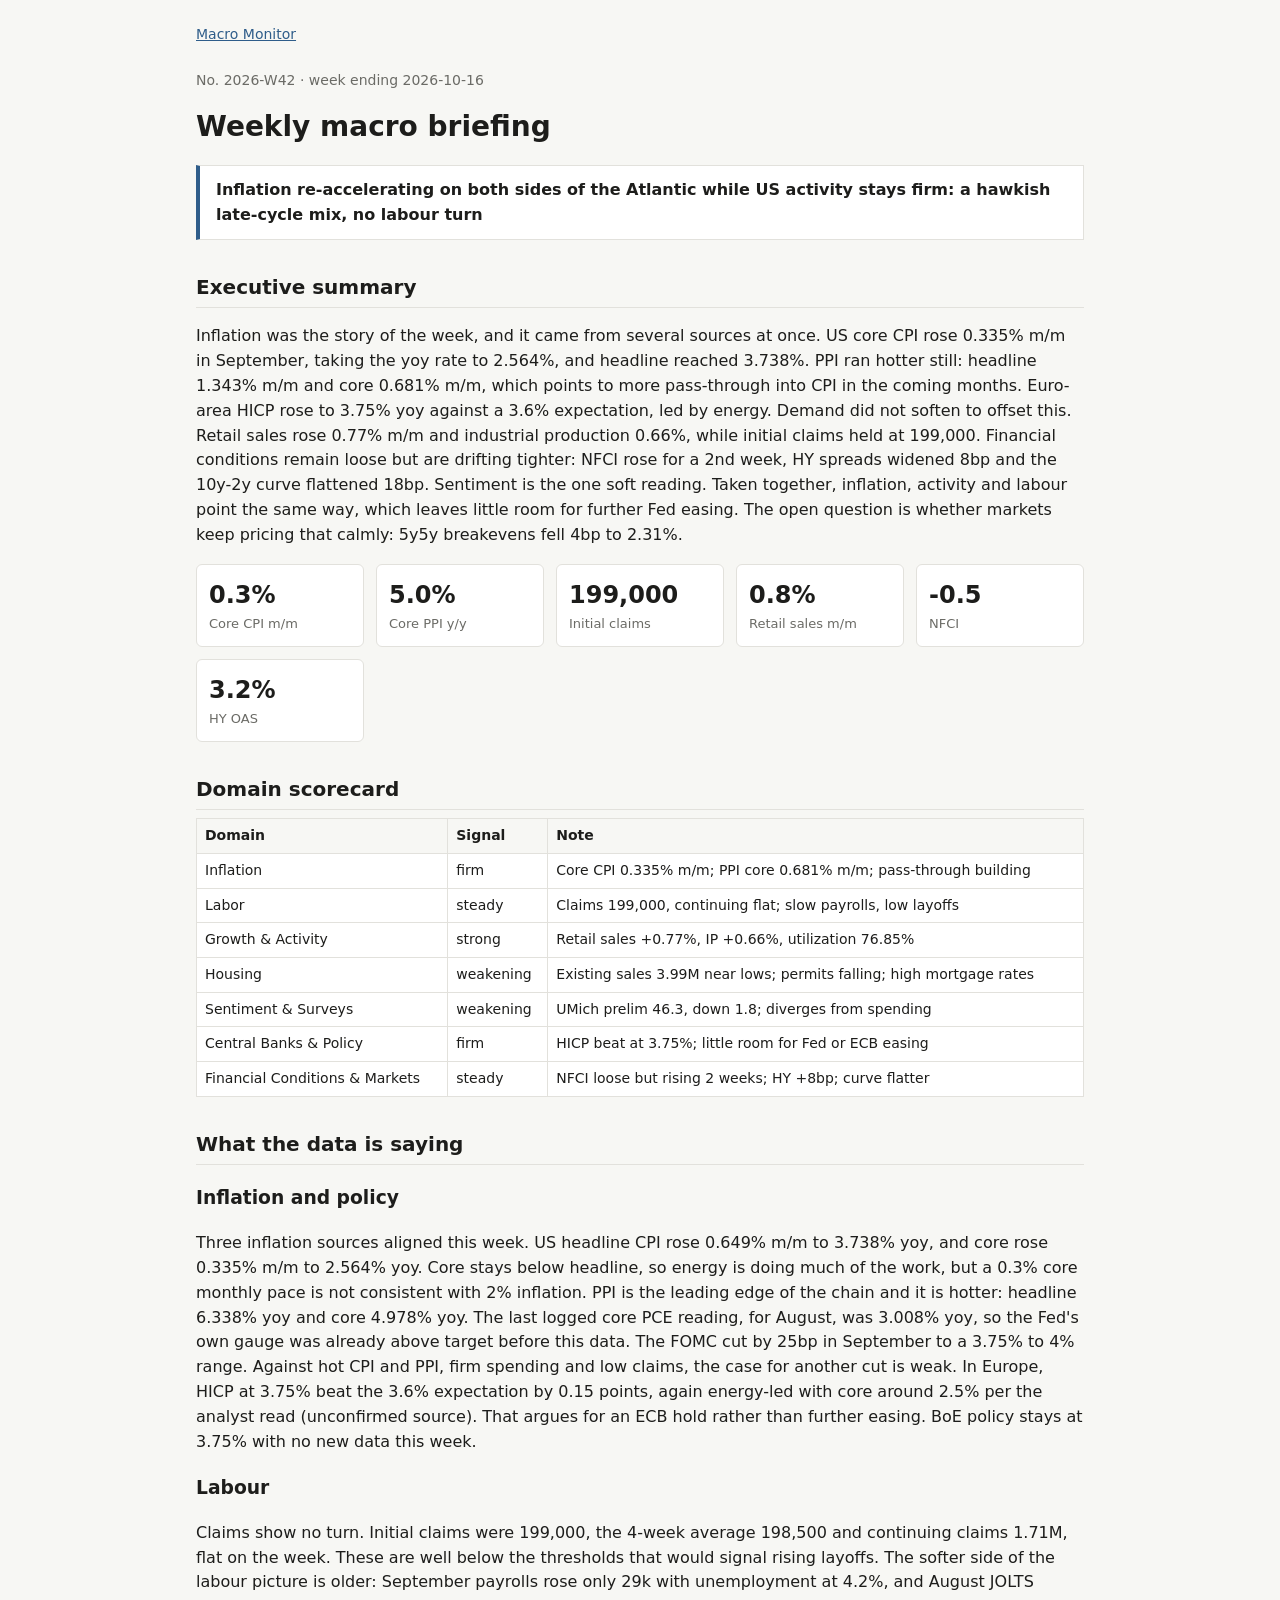
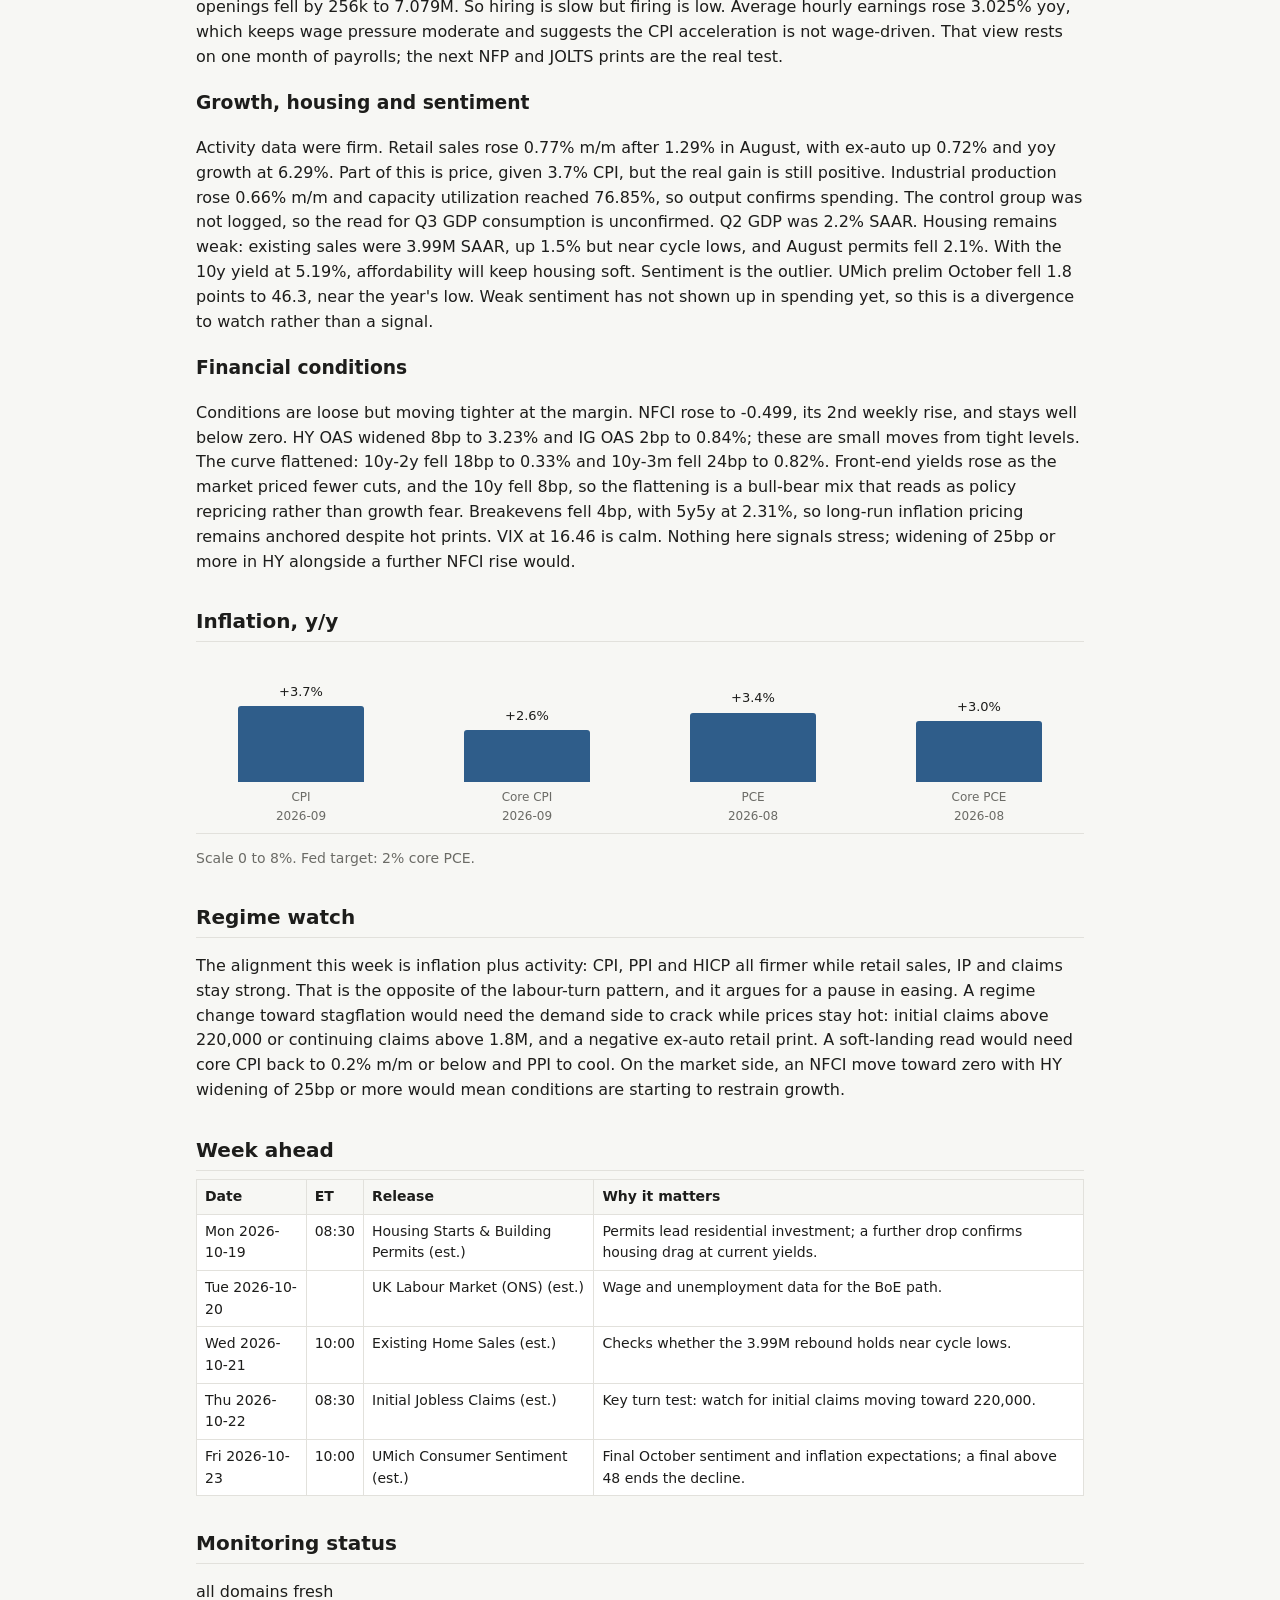
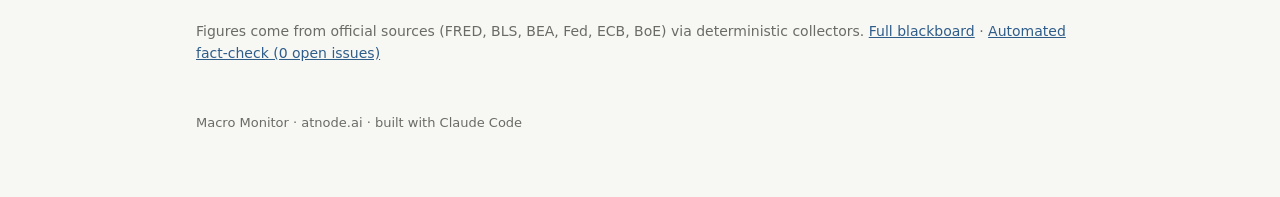
<file: docs/macro-monitor/reports/2026-W42.html>
<!doctype html><html lang="en"><head><meta charset="utf-8"><meta name="viewport" content="width=device-width,initial-scale=1">
<title>Macro briefing 2026-W42</title><link rel="stylesheet" href="../style.css"></head><body><main>
<nav><a href="../index.html">Macro Monitor</a></nav>
<p class="muted">No. 2026-W42 · week ending 2026-10-16</p>
<h1>Weekly macro briefing</h1>
<div class="banner">Inflation re-accelerating on both sides of the Atlantic while US activity stays firm: a hawkish late-cycle mix, no labour turn</div>
<h2>Executive summary</h2><p>Inflation was the story of the week, and it came from several sources at once. US core CPI rose 0.335% m/m in September, taking the yoy rate to 2.564%, and headline reached 3.738%. PPI ran hotter still: headline 1.343% m/m and core 0.681% m/m, which points to more pass-through into CPI in the coming months. Euro-area HICP rose to 3.75% yoy against a 3.6% expectation, led by energy. Demand did not soften to offset this. Retail sales rose 0.77% m/m and industrial production 0.66%, while initial claims held at 199,000. Financial conditions remain loose but are drifting tighter: NFCI rose for a 2nd week, HY spreads widened 8bp and the 10y-2y curve flattened 18bp. Sentiment is the one soft reading. Taken together, inflation, activity and labour point the same way, which leaves little room for further Fed easing. The open question is whether markets keep pricing that calmly: 5y5y breakevens fell 4bp to 2.31%.</p>
<div class="kpis"><div class="kpi"><div class="v">0.3%</div><div class="l">Core CPI m/m</div></div><div class="kpi"><div class="v">5.0%</div><div class="l">Core PPI y/y</div></div><div class="kpi"><div class="v">199,000</div><div class="l">Initial claims</div></div><div class="kpi"><div class="v">0.8%</div><div class="l">Retail sales m/m</div></div><div class="kpi"><div class="v">-0.5</div><div class="l">NFCI</div></div><div class="kpi"><div class="v">3.2%</div><div class="l">HY OAS</div></div></div>
<h2>Domain scorecard</h2><div class="table-wrap"><table><thead><tr><th>Domain</th><th>Signal</th><th>Note</th></tr></thead><tbody><tr><td>Inflation</td><td>firm</td><td>Core CPI 0.335% m/m; PPI core 0.681% m/m; pass-through building</td></tr><tr><td>Labor</td><td>steady</td><td>Claims 199,000, continuing flat; slow payrolls, low layoffs</td></tr><tr><td>Growth &amp; Activity</td><td>strong</td><td>Retail sales +0.77%, IP +0.66%, utilization 76.85%</td></tr><tr><td>Housing</td><td>weakening</td><td>Existing sales 3.99M near lows; permits falling; high mortgage rates</td></tr><tr><td>Sentiment &amp; Surveys</td><td>weakening</td><td>UMich prelim 46.3, down 1.8; diverges from spending</td></tr><tr><td>Central Banks &amp; Policy</td><td>firm</td><td>HICP beat at 3.75%; little room for Fed or ECB easing</td></tr><tr><td>Financial Conditions &amp; Markets</td><td>steady</td><td>NFCI loose but rising 2 weeks; HY +8bp; curve flatter</td></tr></tbody></table></div>
<h2>What the data is saying</h2><h3>Inflation and policy</h3><p>Three inflation sources aligned this week. US headline CPI rose 0.649% m/m to 3.738% yoy, and core rose 0.335% m/m to 2.564% yoy. Core stays below headline, so energy is doing much of the work, but a 0.3% core monthly pace is not consistent with 2% inflation. PPI is the leading edge of the chain and it is hotter: headline 6.338% yoy and core 4.978% yoy. The last logged core PCE reading, for August, was 3.008% yoy, so the Fed&#x27;s own gauge was already above target before this data. The FOMC cut by 25bp in September to a 3.75% to 4% range. Against hot CPI and PPI, firm spending and low claims, the case for another cut is weak. In Europe, HICP at 3.75% beat the 3.6% expectation by 0.15 points, again energy-led with core around 2.5% per the analyst read (unconfirmed source). That argues for an ECB hold rather than further easing. BoE policy stays at 3.75% with no new data this week.</p><h3>Labour</h3><p>Claims show no turn. Initial claims were 199,000, the 4-week average 198,500 and continuing claims 1.71M, flat on the week. These are well below the thresholds that would signal rising layoffs. The softer side of the labour picture is older: September payrolls rose only 29k with unemployment at 4.2%, and August JOLTS openings fell by 256k to 7.079M. So hiring is slow but firing is low. Average hourly earnings rose 3.025% yoy, which keeps wage pressure moderate and suggests the CPI acceleration is not wage-driven. That view rests on one month of payrolls; the next NFP and JOLTS prints are the real test.</p><h3>Growth, housing and sentiment</h3><p>Activity data were firm. Retail sales rose 0.77% m/m after 1.29% in August, with ex-auto up 0.72% and yoy growth at 6.29%. Part of this is price, given 3.7% CPI, but the real gain is still positive. Industrial production rose 0.66% m/m and capacity utilization reached 76.85%, so output confirms spending. The control group was not logged, so the read for Q3 GDP consumption is unconfirmed. Q2 GDP was 2.2% SAAR. Housing remains weak: existing sales were 3.99M SAAR, up 1.5% but near cycle lows, and August permits fell 2.1%. With the 10y yield at 5.19%, affordability will keep housing soft. Sentiment is the outlier. UMich prelim October fell 1.8 points to 46.3, near the year&#x27;s low. Weak sentiment has not shown up in spending yet, so this is a divergence to watch rather than a signal.</p><h3>Financial conditions</h3><p>Conditions are loose but moving tighter at the margin. NFCI rose to -0.499, its 2nd weekly rise, and stays well below zero. HY OAS widened 8bp to 3.23% and IG OAS 2bp to 0.84%; these are small moves from tight levels. The curve flattened: 10y-2y fell 18bp to 0.33% and 10y-3m fell 24bp to 0.82%. Front-end yields rose as the market priced fewer cuts, and the 10y fell 8bp, so the flattening is a bull-bear mix that reads as policy repricing rather than growth fear. Breakevens fell 4bp, with 5y5y at 2.31%, so long-run inflation pricing remains anchored despite hot prints. VIX at 16.46 is calm. Nothing here signals stress; widening of 25bp or more in HY alongside a further NFCI rise would.</p>
<h2>Inflation, y/y</h2><div class="bars"><div class="bar"><div class="t">+3.7%</div><div class="b" style="height:46.7%"></div><div class="n">CPI<br>2026-09</div></div><div class="bar"><div class="t">+2.6%</div><div class="b" style="height:32.0%"></div><div class="n">Core CPI<br>2026-09</div></div><div class="bar"><div class="t">+3.4%</div><div class="b" style="height:42.7%"></div><div class="n">PCE<br>2026-08</div></div><div class="bar"><div class="t">+3.0%</div><div class="b" style="height:37.6%"></div><div class="n">Core PCE<br>2026-08</div></div></div><p class='muted'>Scale 0 to 8%. Fed target: 2% core PCE.</p>
<h2>Regime watch</h2><p>The alignment this week is inflation plus activity: CPI, PPI and HICP all firmer while retail sales, IP and claims stay strong. That is the opposite of the labour-turn pattern, and it argues for a pause in easing. A regime change toward stagflation would need the demand side to crack while prices stay hot: initial claims above 220,000 or continuing claims above 1.8M, and a negative ex-auto retail print. A soft-landing read would need core CPI back to 0.2% m/m or below and PPI to cool. On the market side, an NFCI move toward zero with HY widening of 25bp or more would mean conditions are starting to restrain growth.</p>
<h2>Week ahead</h2><div class="table-wrap"><table><thead><tr><th>Date</th><th>ET</th><th>Release</th><th>Why it matters</th></tr></thead><tbody><tr><td>Mon 2026-10-19</td><td>08:30</td><td>Housing Starts &amp; Building Permits (est.)</td><td>Permits lead residential investment; a further drop confirms housing drag at current yields.</td></tr><tr><td>Tue 2026-10-20</td><td></td><td>UK Labour Market (ONS) (est.)</td><td>Wage and unemployment data for the BoE path.</td></tr><tr><td>Wed 2026-10-21</td><td>10:00</td><td>Existing Home Sales (est.)</td><td>Checks whether the 3.99M rebound holds near cycle lows.</td></tr><tr><td>Thu 2026-10-22</td><td>08:30</td><td>Initial Jobless Claims (est.)</td><td>Key turn test: watch for initial claims moving toward 220,000.</td></tr><tr><td>Fri 2026-10-23</td><td>10:00</td><td>UMich Consumer Sentiment (est.)</td><td>Final October sentiment and inflation expectations; a final above 48 ends the decline.</td></tr></tbody></table></div>
<h2>Monitoring status</h2><p>all domains fresh</p>
<p class="muted">Figures come from official sources (FRED, BLS, BEA, Fed, ECB, BoE) via deterministic collectors.
<a href="../blackboard/2026-W42.html">Full blackboard</a> · <a href="../audit/2026-W42.html">Automated fact-check (0 open issues)</a></p>
<footer>Macro Monitor · atnode.ai · built with Claude Code</footer></main></body></html>
</file>
<file: docs/macro-monitor/style.css>
:root{--bg:#f7f7f4;--fg:#1d1d1b;--muted:#6b6b66;--card:#fff;--line:#e2e1dc;--accent:#2f5d8a;--hot:#b4472f;--cool:#2f7a5b}
@media (prefers-color-scheme:dark){:root{--bg:#141413;--fg:#ecebe6;--muted:#a3a29b;--card:#1e1e1c;--line:#33332f;--accent:#7fa8d1;--hot:#e0866f;--cool:#71c09b}}
*{box-sizing:border-box}body{margin:0;background:var(--bg);color:var(--fg);font:16px/1.55 system-ui,-apple-system,Segoe UI,Roboto,sans-serif}
main{max-width:920px;margin:0 auto;padding:24px 16px 64px}nav{font-size:14px;margin-bottom:24px}nav a{margin-right:16px}
a{color:var(--accent)}h1{font-size:28px;margin:0 0 4px}h2{font-size:20px;margin:32px 0 8px;border-bottom:1px solid var(--line);padding-bottom:4px}
.muted{color:var(--muted);font-size:14px}.banner{background:var(--card);border:1px solid var(--line);border-left:4px solid var(--accent);padding:12px 16px;margin:16px 0;font-weight:600}
.kpis{display:grid;grid-template-columns:repeat(auto-fit,minmax(160px,1fr));gap:12px;margin:16px 0}.kpi{background:var(--card);border:1px solid var(--line);border-radius:6px;padding:12px}
.kpi .v{font-size:24px;font-weight:700}.kpi .l{font-size:13px;color:var(--muted)}
.table-wrap{overflow-x:auto}table{border-collapse:collapse;width:100%;font-size:14px;background:var(--card)}th,td{border:1px solid var(--line);padding:6px 8px;text-align:left;vertical-align:top}th{background:var(--bg)}
.bars{display:flex;gap:16px;align-items:flex-end;height:180px;border-bottom:1px solid var(--line);padding:8px 0;margin:12px 0}
.bar{flex:1;display:flex;flex-direction:column;justify-content:flex-end;align-items:center;height:100%}.bar .b{width:60%;background:var(--accent);border-radius:3px 3px 0 0}
.bar .t{font-size:13px;margin-bottom:4px}.bar .n{font-size:12px;color:var(--muted);margin-top:6px;text-align:center}
.row{display:flex;justify-content:space-between;gap:12px;padding:10px 0;border-bottom:1px solid var(--line)}
.qa{font-size:12px;border:1px solid var(--line);border-radius:10px;padding:1px 8px;margin-right:8px}
footer{margin-top:48px;font-size:13px;color:var(--muted)}
</file>
